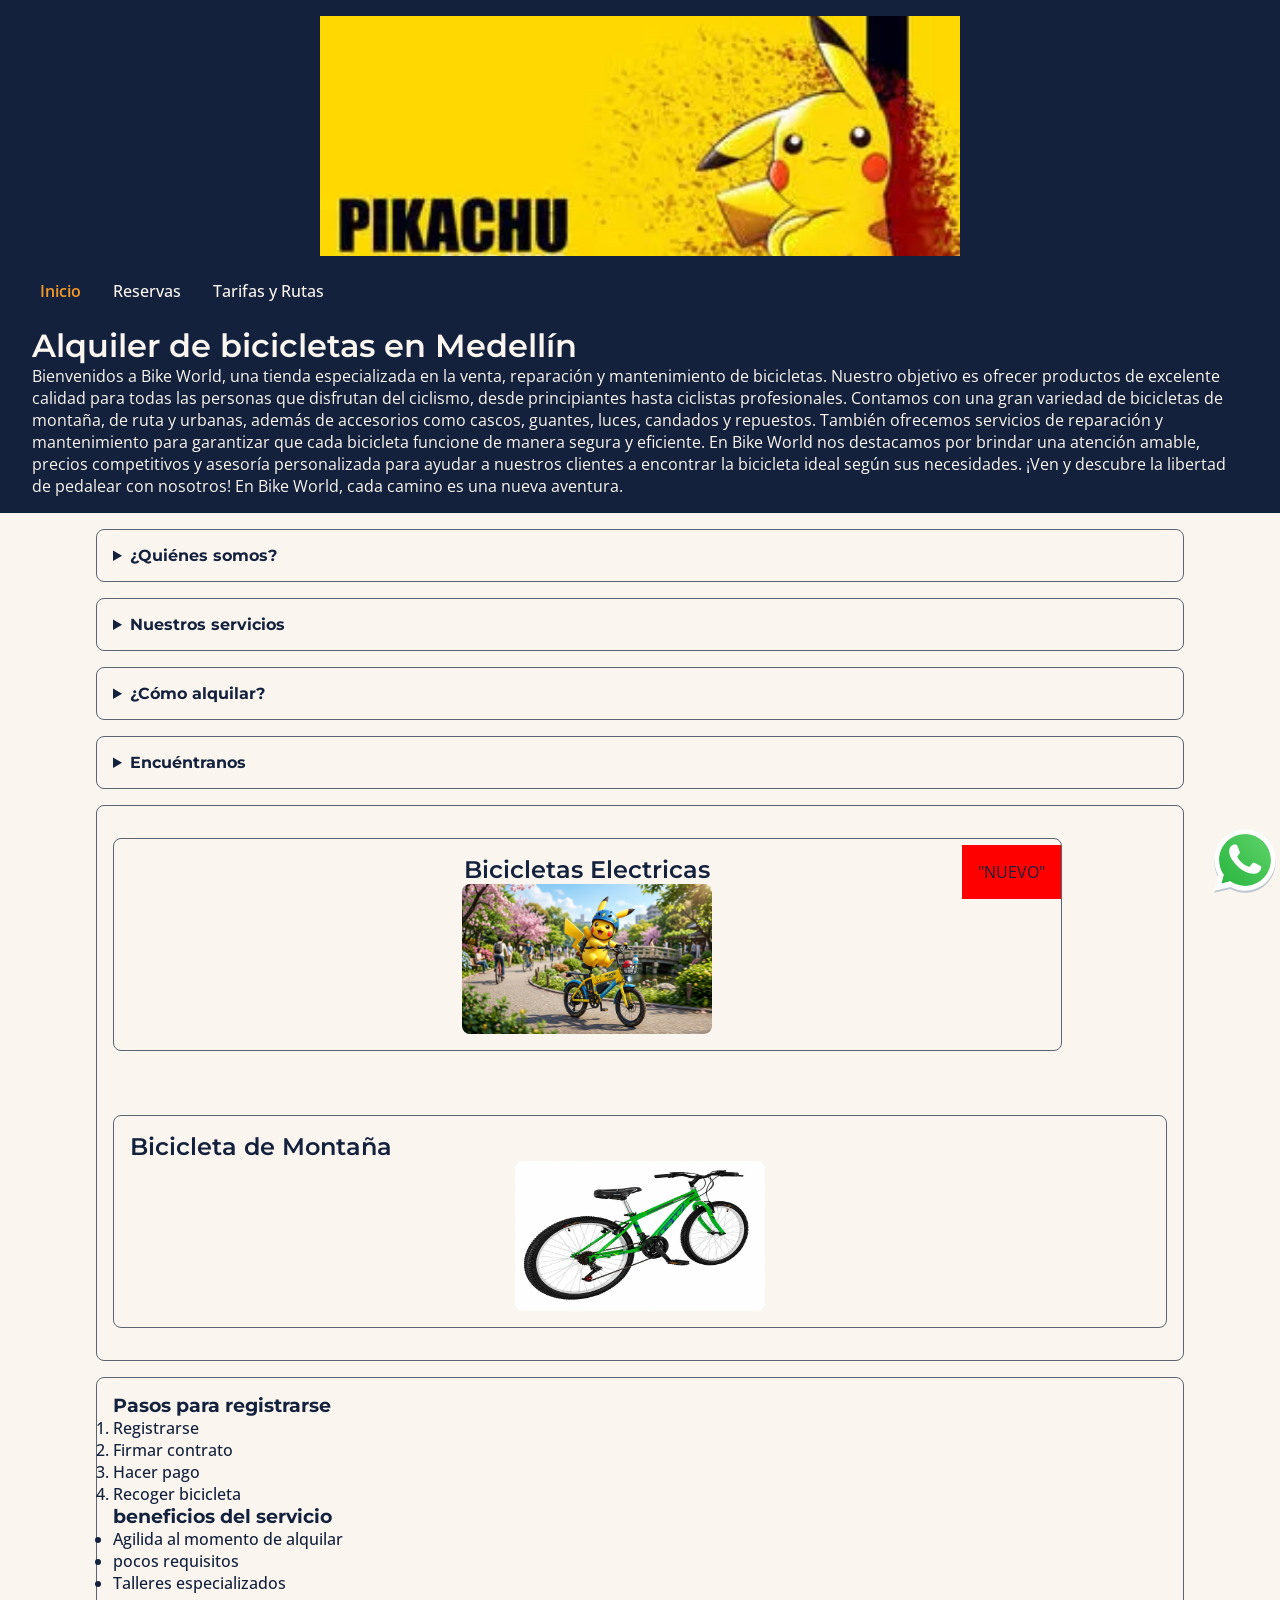
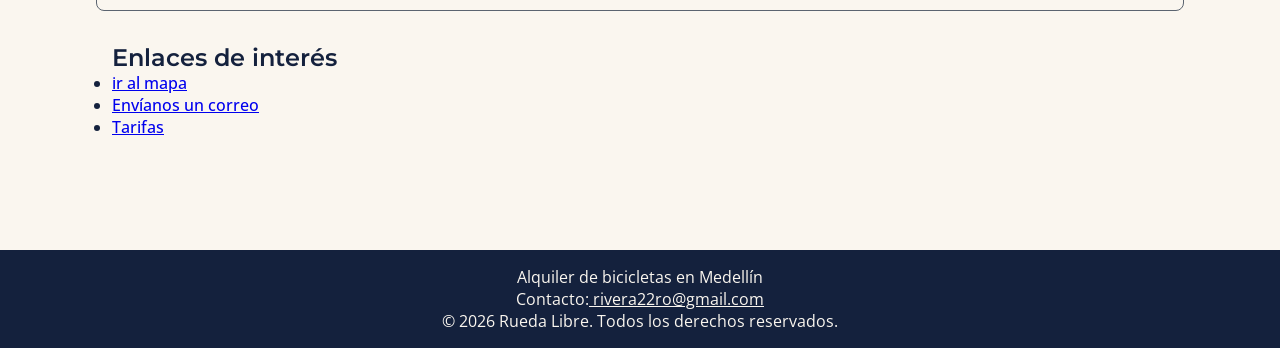
<file: rueda-libre/index.html>
<!DOCTYPE html>
<html lang="en">
<head>
    <meta charset="UTF-8">
    <meta name="viewport" content="width=device-width, initial-scale=1.0">
    <link rel="stylesheet" href="./css/styles.css">

    <link rel="preconnect" href="https://fonts.googleapis.com">
    <link rel="preconnect" href="https://fonts.gstatic.com" crossorigin>
    <link href="https://fonts.googleapis.com/css2?family=Montserrat:ital,wght@0,100..900;1,100..900&display=swap" rel="stylesheet">

    <link rel="preconnect" href="https://fonts.googleapis.com">
    <link rel="preconnect" href="https://fonts.gstatic.com" crossorigin>
    <link href="https://fonts.googleapis.com/css2?family=Montserrat:ital,wght@0,100..900;1,100..900&family=Open+Sans:ital,wght@0,300..800;1,300..800&display=swap" rel="stylesheet">
    <title>Rueda Libre</title>
</head>
    
<body>
    <header>
            <img src="./img/pikachu.webp" alt="pikachu">
            <nav>
                <ul id="menu">
                    <li><a href="./index.html"class="activo" aria-current="page">Inicio </a></li>
                    <li><a href="./paginas/reservas.html">Reservas</a></li>
                    <li><a href="./paginas/tarifas.html">Tarifas y Rutas</a></li>
                </ul>
            </nav>
        <h1>Alquiler de bicicletas en Medellín</h1>
        <p>Bienvenidos a Bike World, una tienda especializada en la venta, reparación y mantenimiento de bicicletas. Nuestro objetivo es ofrecer productos de   excelente calidad para todas las personas que disfrutan del ciclismo, desde principiantes hasta ciclistas profesionales.

            Contamos con una gran variedad de bicicletas de montaña, de ruta y urbanas, además de accesorios como cascos, guantes, luces, candados y repuestos. También ofrecemos servicios de reparación y mantenimiento para garantizar que cada bicicleta funcione de manera segura y eficiente.

            En Bike World nos destacamos por brindar una atención amable, precios competitivos y asesoría personalizada para ayudar a nuestros clientes a encontrar la bicicleta ideal según sus necesidades.

            ¡Ven y descubre la libertad de pedalear con nosotros! En Bike World, cada camino es una nueva aventura. 
        </p>
        
    </header>

    <main>
        
        <section>
        <details>
            <summary>¿Quiénes somos?</summary>
                <h2>"Una trayectoria de <em>compromiso y confianza.</em>"</h2>
                <p>"<strong>un equipo apasionado</strong>  que te hace la vida más fácil."</p>
        </details> 

        <details>
            <summary>Nuestros servicios</summary>
            <h2>"Soluciones integrales <em> a tus necesidades.</em>"</h2>
            <p>"Lo que necesitas,<strong> listo para usar</strong> cuando lo necesites."</p>
        </details>  

        <details>
            <summary>¿Cómo alquilar?</summary>
              <h2>"Un proceso ágil y transparente, <em> a paso.</em>"</h2>
            <p>"Más fácil de lo que crees: <strong> pasos y listo.</strong>"</p>  

        </details>
        <details>
            <summary>Encuéntranos</summary>
            <h2>"Estamos a tu disposición.<em>Contáctanos.</em>"</h2>
            <p>"Pásanos a ver o mándanos un mensaje,<strong> te esperamos.</strong>"</p>
        </details>
        </section>

        <article class="principal">

            <article class="electrica">
                <section >
                    <h2>Bicicletas Electricas</h2>
                    <img src="./img/pikachu2.jpeg" alt="pikachu en bici">
                    
                </section>
                <aside class="nuevo">
                    <p>"NUEVO"</p>
                </aside>
            </article>
            <article class="bicimontaña">

        <section >
            <h2>Bicicleta de Montaña</h2>
            <img src="./img/bicicleta.webp" alt="bicicleta" width="200">
        </section>
            </article>
        
        </article>
        </article>
        <article class="pasos">

                <section>
                    <h3><strong>Pasos para registrarse</strong></h3>
                    <ol>
                        <li> Registrarse</li>
                        <li> Firmar contrato</li>
                        <li> Hacer pago</li>
                        <li> Recoger bicicleta</li> 
                    </ol>
                    <h3><strong>beneficios del servicio </strong></h3>
                    <ul>
                        <li>Agilida al momento de alquilar</li>
                        <li>pocos requisitos</li>
                        <li>Talleres especializados</li>
                    </ul>
                </section>
                </article>
        <aside>
            <h2>Enlaces de interés</h2>
            <ul>
                <li><a href="paginas/mapa.html" target="_blank"> ir al mapa </a></li>
                <li><a href="mailto:correo@ejemplo.com">Envíanos un correo</a></li>   
                <li><a href="/paginas/tarifas.html">Tarifas</a></li>
            </ul>
        </aside>    

    </main>
    <aside>
         <a href="https://wa.me/573001234567" class="whatsapp" target="_blank" rel="noopener noreferrer">
            <img src="./img/whatsapp.svg" alt="WhatsApp">
        </a>
    </aside>

    <footer>
        <p>Alquiler de bicicletas en Medellín</p>
            <p>Contacto:<a href="https://mail.google.com/mail/?view=cm&fs=1&to=tucorreo@gmail.com">
            rivera22ro@gmail.com</a>
            </p>
        <p>&copy; 2026 Rueda Libre. Todos los derechos reservados.</p>
    </footer>

</body>
</html>
</file>
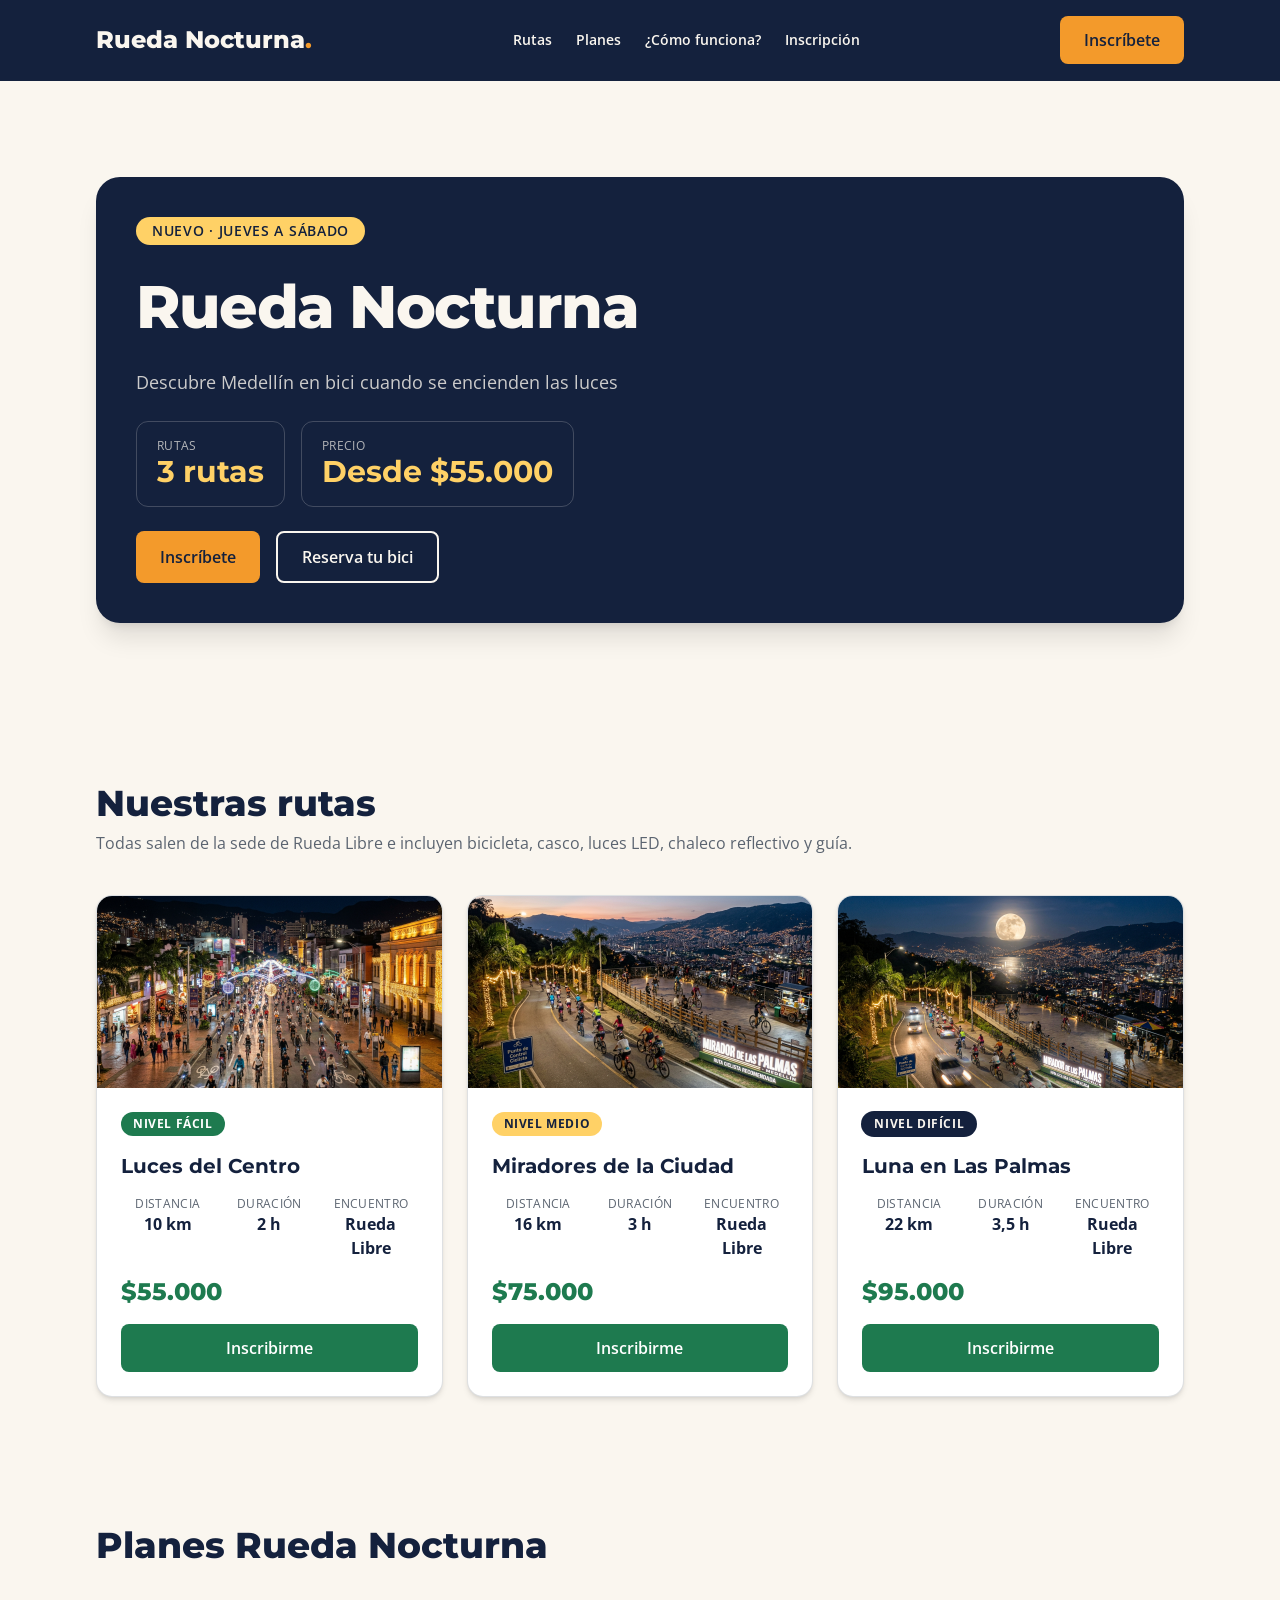
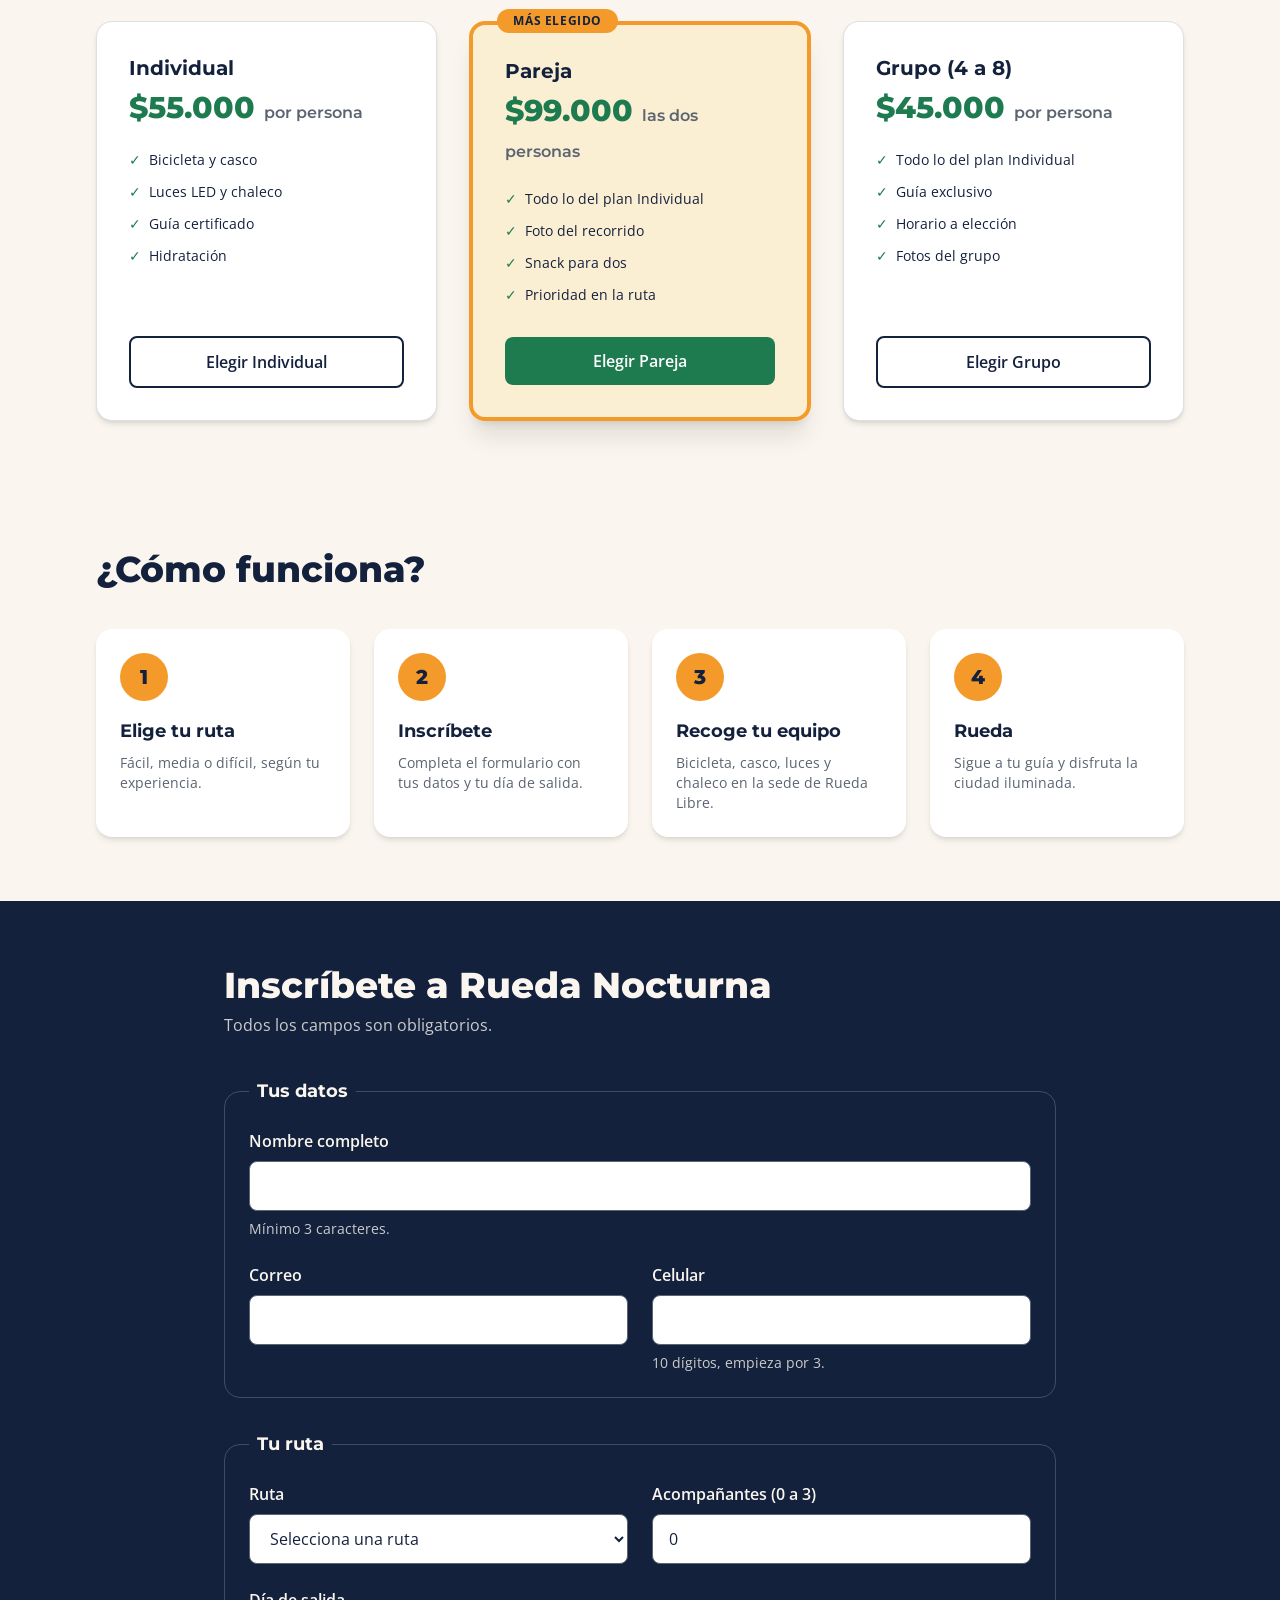
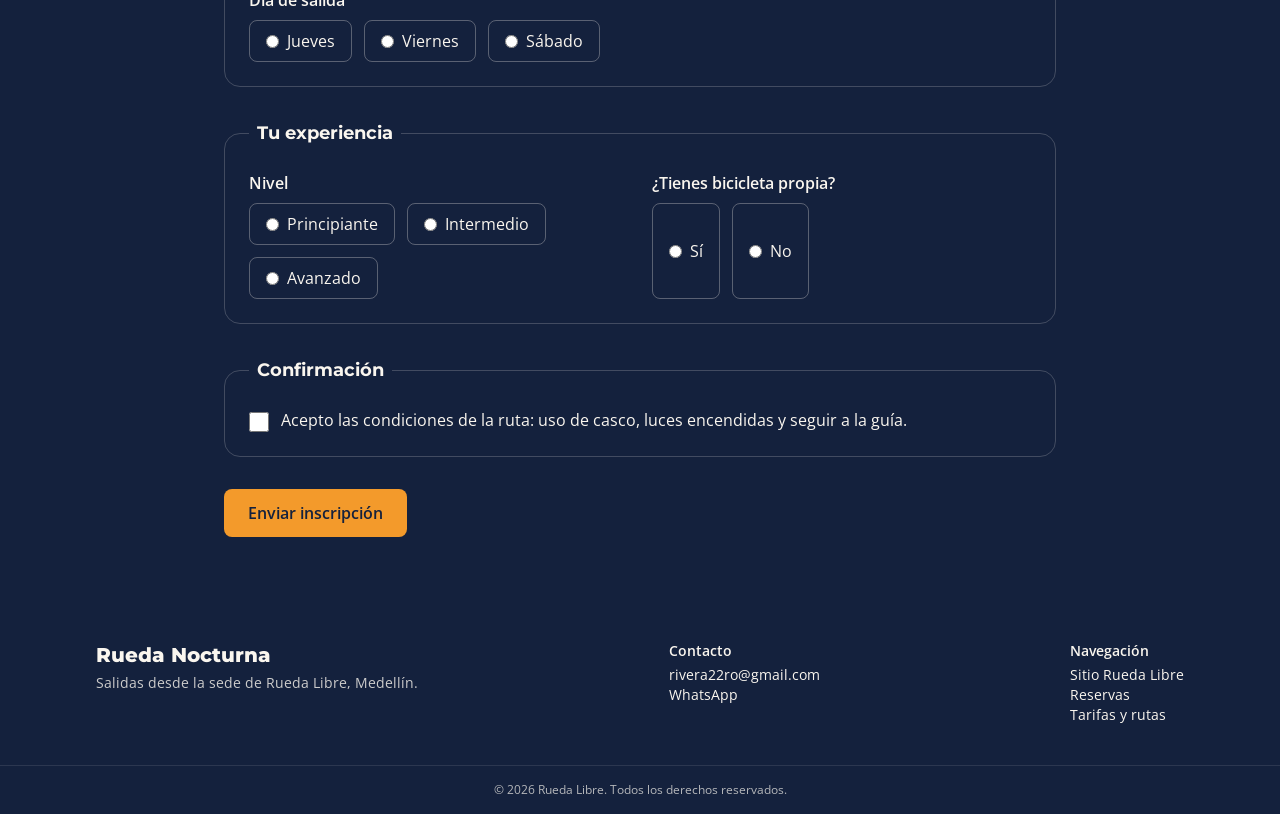
<file: ruta-nocturno/index.html>
<!DOCTYPE html>
<html lang="es">
<head>
  <meta charset="UTF-8">
  <meta name="viewport" content="width=device-width, initial-scale=1.0">
  <meta name="description" content="Rueda Nocturna: rutas en bici por Medellín cuando se encienden las luces.">
  <title>Rueda Nocturna | Rutas en bici por Medellín</title>

  <link rel="preconnect" href="https://fonts.googleapis.com">
  <link rel="preconnect" href="https://fonts.gstatic.com" crossorigin>
  <link href="https://fonts.googleapis.com/css2?family=Montserrat:wght@600;700;800&family=Open+Sans:wght@400;600;700&display=swap" rel="stylesheet">

  <link rel="stylesheet" href="./src/output.css">
</head>
<body class="min-h-screen bg-crema font-texto text-noche antialiased dark:bg-noche dark:text-crema">

  <!-- ENCABEZADO -->
  <header class="border-b border-noche/10 bg-noche text-crema">
    <div class="mx-auto flex max-w-6xl flex-col gap-4 px-4 py-4 sm:px-6 md:flex-row md:items-center md:justify-between lg:px-8">
      <a href="../rueda-libre/index.html" class="font-titulos text-2xl font-extrabold">
        Rueda Nocturna<span class="text-pedal">.</span>
      </a>

      <nav aria-label="Secciones">
        <ul class="hidden gap-6 text-sm font-semibold md:flex">
          <li><a href="#rutas" class="transition hover:text-farol">Rutas</a></li>
          <li><a href="#planes" class="transition hover:text-farol">Planes</a></li>
          <li><a href="#como-funciona" class="transition hover:text-farol">¿Cómo funciona?</a></li>
          <li><a href="#inscripcion" class="transition hover:text-farol">Inscripción</a></li>
        </ul>
      </nav>

      <a href="#inscripcion" class="btn-secundario w-fit">Inscríbete</a>
    </div>
  </header>

  <main>

    <!-- SECCIÓN PRINCIPAL -->
    <section id="inicio" class="mx-auto max-w-6xl px-4 py-16 sm:px-6 md:py-24 lg:px-8">
      <div class="space-y-6 rounded-3xl bg-noche p-6 text-crema shadow-xl sm:p-10 dark:border dark:border-farol/30">
        <p class="inline-block rounded-full bg-farol px-4 py-1 text-sm font-semibold uppercase tracking-wider text-noche">
          Nuevo · Jueves a sábado
        </p>

        <h1 class="font-titulos text-4xl font-extrabold leading-tight tracking-tight sm:text-5xl lg:text-6xl">
          Rueda Nocturna
        </h1>

        <p class="max-w-xl text-lg leading-relaxed text-crema/80">
          Descubre Medellín en bici cuando se encienden las luces
        </p>

        <dl class="flex flex-wrap gap-4">
          <div class="rounded-xl border border-crema/20 px-5 py-4">
            <dt class="text-xs uppercase tracking-wide text-crema/70">Rutas</dt>
            <dd class="font-titulos text-3xl font-bold text-farol">3 rutas</dd>
          </div>
          <div class="rounded-xl border border-crema/20 px-5 py-4">
            <dt class="text-xs uppercase tracking-wide text-crema/70">Precio</dt>
            <dd class="font-titulos text-3xl font-bold text-farol">Desde $55.000</dd>
          </div>
        </dl>

        <div class="flex flex-wrap gap-4">
          <a href="#inscripcion" class="btn-secundario">Inscríbete</a>
          <a href="../rueda-libre/paginas/reservas.html"
             class="btn-contorno border-crema text-crema hover:bg-crema hover:text-noche">
            Reserva tu bici
          </a>
        </div>
      </div>
    </section>

    <!-- RUTAS -->
    <section id="rutas" class="mx-auto max-w-6xl px-4 py-16 sm:px-6 lg:px-8">
      <h2 class="font-titulos text-3xl font-extrabold md:text-4xl">Nuestras rutas</h2>
      <p class="mt-2 text-asfalto dark:text-crema/80">Todas salen de la sede de Rueda Libre e incluyen bicicleta, casco, luces LED, chaleco reflectivo y guía.</p>

      <div class="mt-10 grid grid-cols-1 gap-6 sm:grid-cols-2 lg:grid-cols-3">

        <!-- Card 1 -->
        <article class="flex h-full flex-col overflow-hidden rounded-2xl border border-asfalto/20 bg-white shadow-md transition hover:border-ruta hover:shadow-2xl dark:border-crema/15 dark:bg-noche/60 dark:hover:border-farol">
          <img src="./img/centro.jpeg" alt="Ruta Luces del Centro de noche" class="h-48 w-full object-cover">
          <div class="flex flex-1 flex-col gap-4 p-6">
            <span class="w-fit rounded-full bg-ruta px-3 py-1 text-xs font-bold uppercase tracking-wider text-white">Nivel fácil</span>
            <h3 class="font-titulos text-xl font-bold">Luces del Centro</h3>
            <dl class="grid grid-cols-3 gap-2 text-center">
              <div>
                <dt class="text-xs uppercase tracking-wide text-asfalto dark:text-crema/70">Distancia</dt>
                <dd class="font-bold">10 km</dd>
              </div>
              <div>
                <dt class="text-xs uppercase tracking-wide text-asfalto dark:text-crema/70">Duración</dt>
                <dd class="font-bold">2 h</dd>
              </div>
              <div>
                <dt class="text-xs uppercase tracking-wide text-asfalto dark:text-crema/70">Encuentro</dt>
                <dd class="font-bold">Rueda Libre</dd>
              </div>
            </dl>
            <p class="mt-auto font-titulos text-2xl font-extrabold text-ruta dark:text-farol">$55.000</p>
            <a href="#inscripcion" class="btn-principal">Inscribirme</a>
          </div>
        </article>

        <!-- Card 2 -->
        <article class="flex h-full flex-col overflow-hidden rounded-2xl border border-asfalto/20 bg-white shadow-md transition hover:border-ruta hover:shadow-2xl dark:border-crema/15 dark:bg-noche/60 dark:hover:border-farol">
          <img src="./img/miradores.jpeg" alt="Ruta Miradores de la Ciudad" class="h-48 w-full object-cover">
          <div class="flex flex-1 flex-col gap-4 p-6">
            <span class="w-fit rounded-full bg-farol px-3 py-1 text-xs font-bold uppercase tracking-wider text-noche">Nivel medio</span>
            <h3 class="font-titulos text-xl font-bold">Miradores de la Ciudad</h3>
            <dl class="grid grid-cols-3 gap-2 text-center">
              <div>
                <dt class="text-xs uppercase tracking-wide text-asfalto dark:text-crema/70">Distancia</dt>
                <dd class="font-bold">16 km</dd>
              </div>
              <div>
                <dt class="text-xs uppercase tracking-wide text-asfalto dark:text-crema/70">Duración</dt>
                <dd class="font-bold">3 h</dd>
              </div>
              <div>
                <dt class="text-xs uppercase tracking-wide text-asfalto dark:text-crema/70">Encuentro</dt>
                <dd class="font-bold">Rueda Libre</dd>
              </div>
            </dl>
            <p class="mt-auto font-titulos text-2xl font-extrabold text-ruta dark:text-farol">$75.000</p>
            <a href="#inscripcion" class="btn-principal">Inscribirme</a>
          </div>
        </article>

        <!-- Card 3 -->
        <article class="flex h-full flex-col overflow-hidden rounded-2xl border border-asfalto/20 bg-white shadow-md transition hover:border-ruta hover:shadow-2xl dark:border-crema/15 dark:bg-noche/60 dark:hover:border-farol">
          <img src="./img/palmas.jpeg" alt="Ruta Luna en Las Palmas" class="h-48 w-full object-cover">
          <div class="flex flex-1 flex-col gap-4 p-6">
            <span class="w-fit rounded-full bg-noche px-3 py-1 text-xs font-bold uppercase tracking-wider text-crema ring-1 ring-noche dark:bg-crema dark:text-noche dark:ring-crema">Nivel difícil</span>
            <h3 class="font-titulos text-xl font-bold">Luna en Las Palmas</h3>
            <dl class="grid grid-cols-3 gap-2 text-center">
              <div>
                <dt class="text-xs uppercase tracking-wide text-asfalto dark:text-crema/70">Distancia</dt>
                <dd class="font-bold">22 km</dd>
              </div>
              <div>
                <dt class="text-xs uppercase tracking-wide text-asfalto dark:text-crema/70">Duración</dt>
                <dd class="font-bold">3,5 h</dd>
              </div>
              <div>
                <dt class="text-xs uppercase tracking-wide text-asfalto dark:text-crema/70">Encuentro</dt>
                <dd class="font-bold">Rueda Libre</dd>
              </div>
            </dl>
            <p class="mt-auto font-titulos text-2xl font-extrabold text-ruta dark:text-farol">$95.000</p>
            <a href="#inscripcion" class="btn-principal">Inscribirme</a>
          </div>
        </article>

      </div>
    </section>

    <!-- PLANES (MiniReto 11) -->
    <section id="planes" class="mx-auto max-w-6xl px-4 py-16 sm:px-6 lg:px-8">
      <h2 class="font-titulos text-3xl font-extrabold md:text-4xl">Planes Rueda Nocturna</h2>

      <div class="mt-10 grid grid-cols-1 gap-8 pt-4 lg:grid-cols-3">

        <article class="flex flex-col rounded-2xl border border-asfalto/20 bg-white p-8 shadow-md dark:border-crema/15 dark:bg-noche/60">
          <h3 class="font-titulos text-xl font-bold">Individual</h3>
          <p class="mt-2 font-titulos text-3xl font-extrabold text-ruta dark:text-farol">$55.000 <span class="text-base font-semibold text-asfalto dark:text-crema/70">por persona</span></p>
          <ul class="mt-6 flex flex-1 flex-col gap-3 text-sm">
            <li class="flex items-start gap-2"><span aria-hidden="true" class="text-ruta dark:text-farol">✓</span> Bicicleta y casco</li>
            <li class="flex items-start gap-2"><span aria-hidden="true" class="text-ruta dark:text-farol">✓</span> Luces LED y chaleco</li>
            <li class="flex items-start gap-2"><span aria-hidden="true" class="text-ruta dark:text-farol">✓</span> Guía certificado</li>
            <li class="flex items-start gap-2"><span aria-hidden="true" class="text-ruta dark:text-farol">✓</span> Hidratación</li>
          </ul>
          <a href="#inscripcion" class="btn-contorno mt-8">Elegir Individual</a>
        </article>

        <article class="relative flex flex-col rounded-2xl border-4 border-pedal bg-farol/20 p-8 shadow-xl dark:bg-farol/10">
          <span class="absolute -top-4 left-6 rounded-full bg-pedal px-4 py-1 text-xs font-bold uppercase tracking-wider text-noche">Más elegido</span>
          <h3 class="font-titulos text-xl font-bold">Pareja</h3>
          <p class="mt-2 font-titulos text-3xl font-extrabold text-ruta dark:text-farol">$99.000 <span class="text-base font-semibold text-asfalto dark:text-crema/70">las dos personas</span></p>
          <ul class="mt-6 flex flex-1 flex-col gap-3 text-sm">
            <li class="flex items-start gap-2"><span aria-hidden="true" class="text-ruta dark:text-farol">✓</span> Todo lo del plan Individual</li>
            <li class="flex items-start gap-2"><span aria-hidden="true" class="text-ruta dark:text-farol">✓</span> Foto del recorrido</li>
            <li class="flex items-start gap-2"><span aria-hidden="true" class="text-ruta dark:text-farol">✓</span> Snack para dos</li>
            <li class="flex items-start gap-2"><span aria-hidden="true" class="text-ruta dark:text-farol">✓</span> Prioridad en la ruta</li>
          </ul>
          <a href="#inscripcion" class="btn-principal mt-8">Elegir Pareja</a>
        </article>

        <article class="flex flex-col rounded-2xl border border-asfalto/20 bg-white p-8 shadow-md dark:border-crema/15 dark:bg-noche/60">
          <h3 class="font-titulos text-xl font-bold">Grupo (4 a 8)</h3>
          <p class="mt-2 font-titulos text-3xl font-extrabold text-ruta dark:text-farol">$45.000 <span class="text-base font-semibold text-asfalto dark:text-crema/70">por persona</span></p>
          <ul class="mt-6 flex flex-1 flex-col gap-3 text-sm">
            <li class="flex items-start gap-2"><span aria-hidden="true" class="text-ruta dark:text-farol">✓</span> Todo lo del plan Individual</li>
            <li class="flex items-start gap-2"><span aria-hidden="true" class="text-ruta dark:text-farol">✓</span> Guía exclusivo</li>
            <li class="flex items-start gap-2"><span aria-hidden="true" class="text-ruta dark:text-farol">✓</span> Horario a elección</li>
            <li class="flex items-start gap-2"><span aria-hidden="true" class="text-ruta dark:text-farol">✓</span> Fotos del grupo</li>
          </ul>
          <a href="#inscripcion" class="btn-contorno mt-8">Elegir Grupo</a>
        </article>

      </div>
    </section>

    <!-- CÓMO FUNCIONA -->
    <section id="como-funciona" class="mx-auto max-w-6xl px-4 py-16 sm:px-6 lg:px-8">
      <h2 class="font-titulos text-3xl font-extrabold md:text-4xl">¿Cómo funciona?</h2>

      <ol class="mt-10 grid grid-cols-1 gap-6 sm:grid-cols-2 lg:grid-cols-4">
        <li class="rounded-2xl bg-white p-6 shadow-md dark:bg-noche/60">
          <span class="flex size-12 items-center justify-center rounded-full bg-pedal font-titulos text-xl font-extrabold text-noche">1</span>
          <h3 class="mt-4 font-titulos text-lg font-bold">Elige tu ruta</h3>
          <p class="mt-2 text-sm text-asfalto dark:text-crema/80">Fácil, media o difícil, según tu experiencia.</p>
        </li>
        <li class="rounded-2xl bg-white p-6 shadow-md dark:bg-noche/60">
          <span class="flex size-12 items-center justify-center rounded-full bg-pedal font-titulos text-xl font-extrabold text-noche">2</span>
          <h3 class="mt-4 font-titulos text-lg font-bold">Inscríbete</h3>
          <p class="mt-2 text-sm text-asfalto dark:text-crema/80">Completa el formulario con tus datos y tu día de salida.</p>
        </li>
        <li class="rounded-2xl bg-white p-6 shadow-md dark:bg-noche/60">
          <span class="flex size-12 items-center justify-center rounded-full bg-pedal font-titulos text-xl font-extrabold text-noche">3</span>
          <h3 class="mt-4 font-titulos text-lg font-bold">Recoge tu equipo</h3>
          <p class="mt-2 text-sm text-asfalto dark:text-crema/80">Bicicleta, casco, luces y chaleco en la sede de Rueda Libre.</p>
        </li>
        <li class="rounded-2xl bg-white p-6 shadow-md dark:bg-noche/60">
          <span class="flex size-12 items-center justify-center rounded-full bg-pedal font-titulos text-xl font-extrabold text-noche">4</span>
          <h3 class="mt-4 font-titulos text-lg font-bold">Rueda</h3>
          <p class="mt-2 text-sm text-asfalto dark:text-crema/80">Sigue a tu guía y disfruta la ciudad iluminada.</p>
        </li>
      </ol>
    </section>

    <!-- INSCRIPCIÓN (MiniReto 9) -->
    <section id="inscripcion" class="bg-noche py-16 text-crema">
      <div class="mx-auto max-w-4xl px-4 sm:px-6 lg:px-8">
        <h2 class="font-titulos text-3xl font-extrabold md:text-4xl">Inscríbete a Rueda Nocturna</h2>
        <p class="mt-2 text-crema/80">Todos los campos son obligatorios.</p>

        <form action="#" method="post" class="mt-10 space-y-8">

          <fieldset class="grid gap-6 rounded-2xl border border-crema/20 p-6 md:grid-cols-2">
            <legend class="px-2 font-titulos text-lg font-bold">Tus datos</legend>

            <div class="flex flex-col gap-2 md:col-span-2">
              <label for="nombre" class="font-semibold">Nombre completo</label>
              <input id="nombre" name="nombre" type="text" required minlength="3" autocomplete="name"
                     aria-describedby="ayuda-nombre"
                     class="rounded-lg border border-asfalto bg-white px-4 py-3 text-noche focus:outline-none focus:ring-4 focus:ring-farol">
              <p id="ayuda-nombre" class="text-sm text-crema/80">Mínimo 3 caracteres.</p>
            </div>

            <div class="flex flex-col gap-2">
              <label for="correo" class="font-semibold">Correo</label>
              <input id="correo" name="correo" type="email" required autocomplete="email"
                     class="rounded-lg border border-asfalto bg-white px-4 py-3 text-noche focus:outline-none focus:ring-4 focus:ring-farol">
            </div>

            <div class="flex flex-col gap-2">
              <label for="celular" class="font-semibold">Celular</label>
              <input id="celular" name="celular" type="tel" required autocomplete="tel"
                     pattern="3[0-9]{9}" title="Debe tener 10 dígitos y empezar por 3"
                     aria-describedby="ayuda-celular"
                     class="rounded-lg border border-asfalto bg-white px-4 py-3 text-noche focus:outline-none focus:ring-4 focus:ring-farol">
              <p id="ayuda-celular" class="text-sm text-crema/80">10 dígitos, empieza por 3.</p>
            </div>
          </fieldset>

          <fieldset class="grid gap-6 rounded-2xl border border-crema/20 p-6 md:grid-cols-2">
            <legend class="px-2 font-titulos text-lg font-bold">Tu ruta</legend>

            <div class="flex flex-col gap-2">
              <label for="ruta" class="font-semibold">Ruta</label>
              <select id="ruta" name="ruta" required
                      class="rounded-lg border border-asfalto bg-white px-4 py-3 text-noche focus:outline-none focus:ring-4 focus:ring-farol">
                <option value="">Selecciona una ruta</option>
                <option value="centro">Luces del Centro ($55.000)</option>
                <option value="miradores">Miradores de la Ciudad ($75.000)</option>
                <option value="palmas">Luna en Las Palmas ($95.000)</option>
              </select>
            </div>

            <div class="flex flex-col gap-2">
              <label for="acompanantes" class="font-semibold">Acompañantes (0 a 3)</label>
              <input id="acompanantes" name="acompanantes" type="number" required min="0" max="3" step="1" value="0"
                     class="rounded-lg border border-asfalto bg-white px-4 py-3 text-noche focus:outline-none focus:ring-4 focus:ring-farol">
            </div>

            <fieldset class="flex flex-wrap gap-3 md:col-span-2">
              <legend class="mb-2 font-semibold">Día de salida</legend>
              <label class="flex items-center gap-2 rounded-lg border border-crema/30 px-4 py-2 has-checked:border-farol has-checked:bg-farol has-checked:text-noche focus-within:ring-4 focus-within:ring-farol">
                <input type="radio" name="dia" value="jueves" required class="accent-pedal"> Jueves
              </label>
              <label class="flex items-center gap-2 rounded-lg border border-crema/30 px-4 py-2 has-checked:border-farol has-checked:bg-farol has-checked:text-noche focus-within:ring-4 focus-within:ring-farol">
                <input type="radio" name="dia" value="viernes" required class="accent-pedal"> Viernes
              </label>
              <label class="flex items-center gap-2 rounded-lg border border-crema/30 px-4 py-2 has-checked:border-farol has-checked:bg-farol has-checked:text-noche focus-within:ring-4 focus-within:ring-farol">
                <input type="radio" name="dia" value="sabado" required class="accent-pedal"> Sábado
              </label>
            </fieldset>
          </fieldset>

          <fieldset class="grid gap-6 rounded-2xl border border-crema/20 p-6 md:grid-cols-2">
            <legend class="px-2 font-titulos text-lg font-bold">Tu experiencia</legend>

            <fieldset class="flex flex-wrap gap-3">
              <legend class="mb-2 font-semibold">Nivel</legend>
              <label class="flex items-center gap-2 rounded-lg border border-crema/30 px-4 py-2 has-checked:border-farol has-checked:bg-farol has-checked:text-noche focus-within:ring-4 focus-within:ring-farol">
                <input type="radio" name="nivel" value="principiante" required class="accent-pedal"> Principiante
              </label>
              <label class="flex items-center gap-2 rounded-lg border border-crema/30 px-4 py-2 has-checked:border-farol has-checked:bg-farol has-checked:text-noche focus-within:ring-4 focus-within:ring-farol">
                <input type="radio" name="nivel" value="intermedio" required class="accent-pedal"> Intermedio
              </label>
              <label class="flex items-center gap-2 rounded-lg border border-crema/30 px-4 py-2 has-checked:border-farol has-checked:bg-farol has-checked:text-noche focus-within:ring-4 focus-within:ring-farol">
                <input type="radio" name="nivel" value="avanzado" required class="accent-pedal"> Avanzado
              </label>
            </fieldset>

            <fieldset class="flex flex-wrap gap-3">
              <legend class="mb-2 font-semibold">¿Tienes bicicleta propia?</legend>
              <label class="flex items-center gap-2 rounded-lg border border-crema/30 px-4 py-2 has-checked:border-farol has-checked:bg-farol has-checked:text-noche focus-within:ring-4 focus-within:ring-farol">
                <input type="radio" name="bici_propia" value="si" required class="accent-pedal"> Sí
              </label>
              <label class="flex items-center gap-2 rounded-lg border border-crema/30 px-4 py-2 has-checked:border-farol has-checked:bg-farol has-checked:text-noche focus-within:ring-4 focus-within:ring-farol">
                <input type="radio" name="bici_propia" value="no" required class="accent-pedal"> No
              </label>
            </fieldset>
          </fieldset>

          <fieldset class="rounded-2xl border border-crema/20 p-6">
            <legend class="px-2 font-titulos text-lg font-bold">Confirmación</legend>
            <label class="flex items-start gap-3">
              <input type="checkbox" name="condiciones" required class="mt-1 size-5 accent-pedal focus:ring-4 focus:ring-farol">
              <span>Acepto las condiciones de la ruta: uso de casco, luces encendidas y seguir a la guía.</span>
            </label>
          </fieldset>

          <button type="submit" class="btn-secundario">Enviar inscripción</button>
        </form>
      </div>
    </section>

  </main>

  <!-- PIE DE PÁGINA (3 bloques con flex) -->
  <footer id="contacto" class="bg-noche text-crema">
    <div class="mx-auto flex max-w-6xl flex-col gap-8 px-4 py-10 sm:px-6 md:flex-row md:justify-between lg:px-8">
      <div>
        <p class="font-titulos text-xl font-extrabold">Rueda Nocturna</p>
        <p class="mt-1 text-sm text-crema/80">Salidas desde la sede de Rueda Libre, Medellín.</p>
      </div>
      <div class="text-sm">
        <p class="font-semibold">Contacto</p>
        <a href="mailto:rivera22ro@gmail.com" class="mt-1 block hover:text-farol">rivera22ro@gmail.com</a>
        <a href="https://wa.me/573001234567" target="_blank" rel="noopener noreferrer" class="block hover:text-farol">WhatsApp</a>
      </div>
      <div class="text-sm">
        <p class="font-semibold">Navegación</p>
        <a href="../rueda-libre/index.html" class="mt-1 block hover:text-farol">Sitio Rueda Libre</a>
        <a href="../rueda-libre/paginas/reservas.html" class="block hover:text-farol">Reservas</a>
        <a href="../rueda-libre/paginas/tarifas.html" class="block hover:text-farol">Tarifas y rutas</a>
      </div>
    </div>
    <p class="border-t border-crema/10 py-4 text-center text-xs text-crema/70">© 2026 Rueda Libre. Todos los derechos reservados.</p>
  </footer>

</body>
</html>
</file>
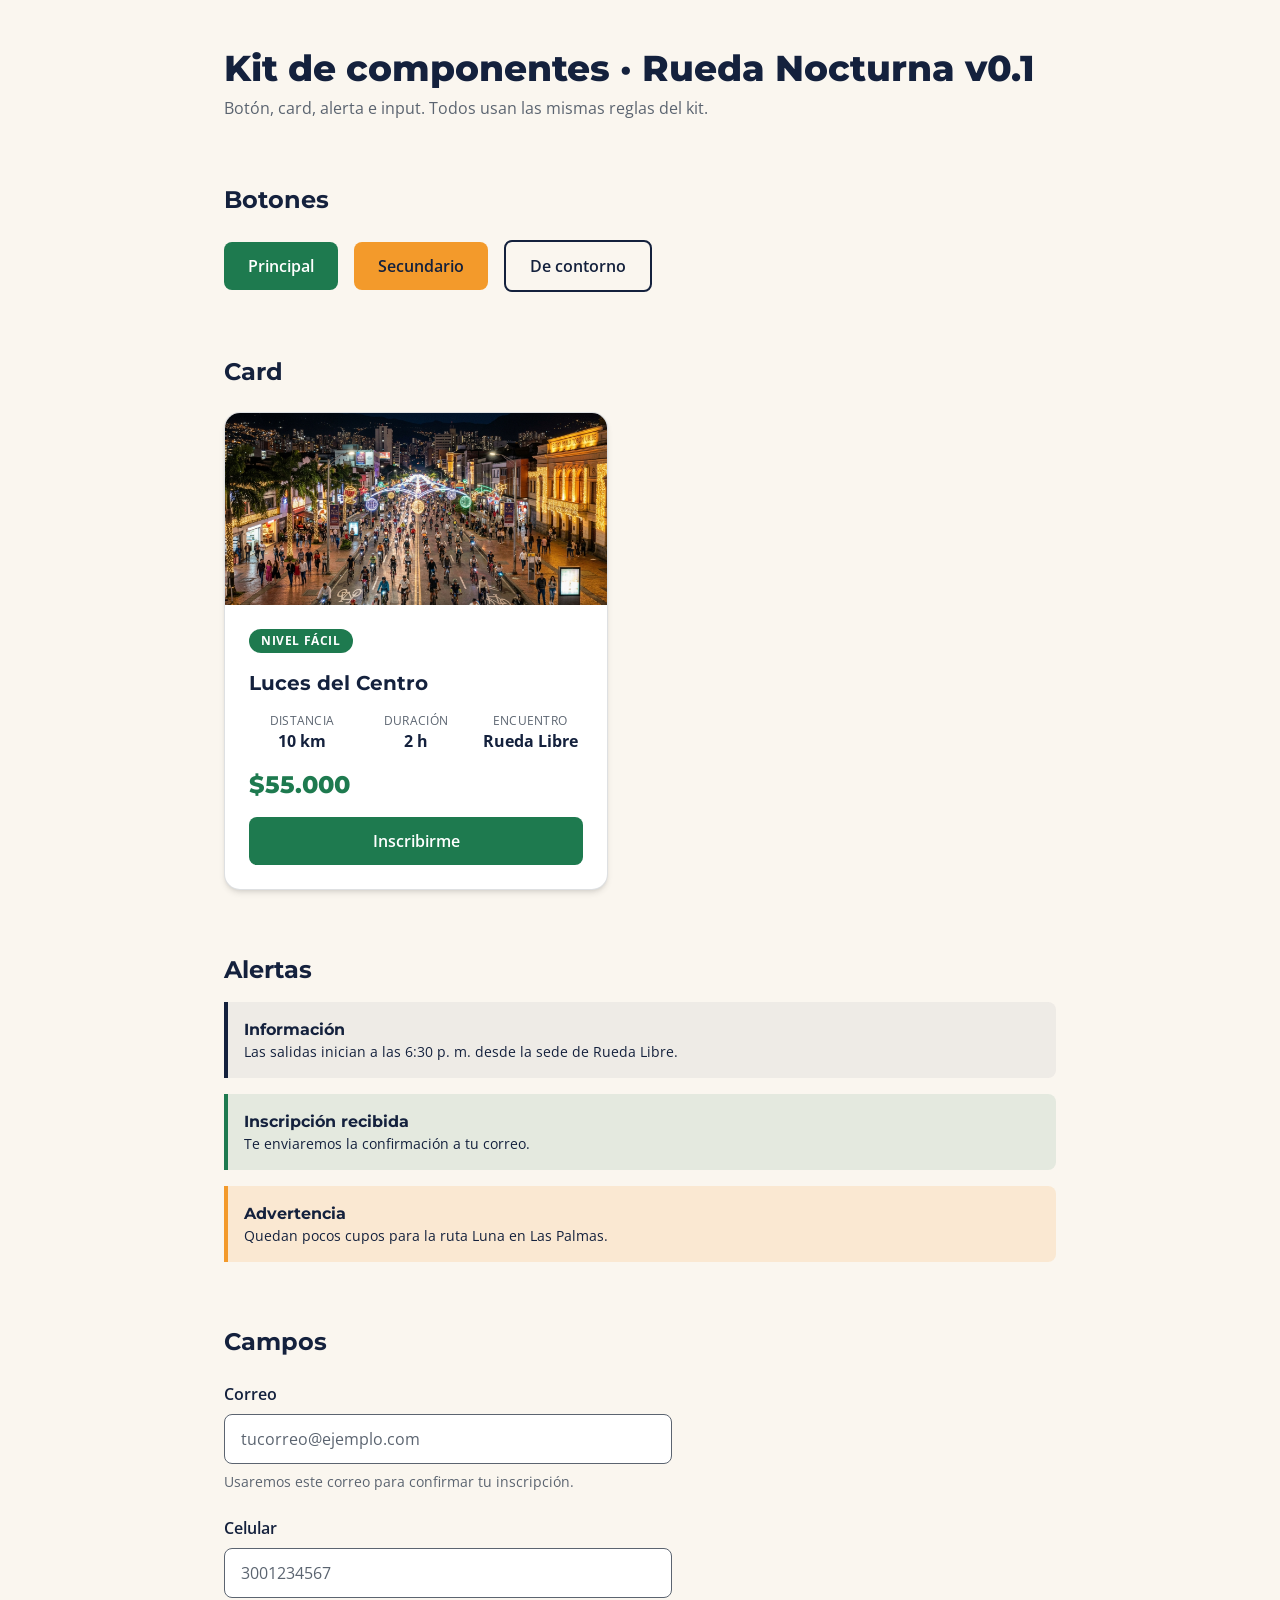
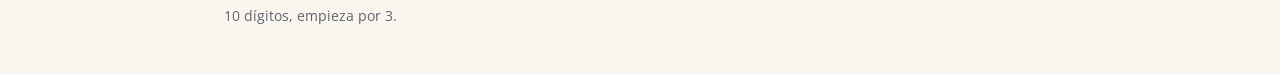
<file: ruta-nocturno/componentes.html>
<!DOCTYPE html>
<html lang="es">
<head>
  <meta charset="UTF-8">
  <meta name="viewport" content="width=device-width, initial-scale=1.0">
  <title>Componentes | Rueda Nocturna</title>

  <link rel="preconnect" href="https://fonts.googleapis.com">
  <link rel="preconnect" href="https://fonts.gstatic.com" crossorigin>
  <link href="https://fonts.googleapis.com/css2?family=Montserrat:wght@600;700;800&family=Open+Sans:wght@400;600;700&display=swap" rel="stylesheet">

  <link rel="stylesheet" href="./src/output.css">
</head>
<body class="min-h-screen bg-crema font-texto text-noche antialiased dark:bg-noche dark:text-crema">
  <main class="mx-auto max-w-4xl space-y-16 px-4 py-12 sm:px-6 lg:px-8">

    <header class="space-y-2">
      <h1 class="font-titulos text-4xl font-extrabold">Kit de componentes · Rueda Nocturna v0.1</h1>
      <p class="text-asfalto dark:text-crema/80">Botón, card, alerta e input. Todos usan las mismas reglas del kit.</p>
    </header>

    <!-- BOTONES -->
    <section aria-labelledby="t-botones" class="space-y-6">
      <h2 id="t-botones" class="font-titulos text-2xl font-bold">Botones</h2>
      <div class="flex flex-wrap items-center gap-4">
        <button type="button" class="btn-principal">Principal</button>
        <button type="button" class="btn-secundario">Secundario</button>
        <button type="button" class="btn-contorno">De contorno</button>
      </div>
    </section>

    <!-- CARD -->
    <section aria-labelledby="t-card" class="space-y-6">
      <h2 id="t-card" class="font-titulos text-2xl font-bold">Card</h2>
      <article class="flex max-w-sm flex-col overflow-hidden rounded-2xl border border-asfalto/20 bg-white shadow-md transition hover:border-ruta hover:shadow-2xl dark:border-crema/15 dark:bg-noche/60 dark:hover:border-farol">
        <img src="./img/centro.jpeg" alt="Ruta Luces del Centro de noche" class="h-48 w-full object-cover">
        <div class="flex flex-1 flex-col gap-4 p-6">
          <span class="w-fit rounded-full bg-ruta px-3 py-1 text-xs font-bold uppercase tracking-wider text-white">Nivel fácil</span>
          <h3 class="font-titulos text-xl font-bold">Luces del Centro</h3>
          <dl class="grid grid-cols-3 gap-2 text-center">
            <div><dt class="text-xs uppercase tracking-wide text-asfalto dark:text-crema/70">Distancia</dt><dd class="font-bold">10 km</dd></div>
            <div><dt class="text-xs uppercase tracking-wide text-asfalto dark:text-crema/70">Duración</dt><dd class="font-bold">2 h</dd></div>
            <div><dt class="text-xs uppercase tracking-wide text-asfalto dark:text-crema/70">Encuentro</dt><dd class="font-bold">Rueda Libre</dd></div>
          </dl>
          <p class="mt-auto font-titulos text-2xl font-extrabold text-ruta dark:text-farol">$55.000</p>
          <button type="button" class="btn-principal">Inscribirme</button>
        </div>
      </article>
    </section>

    <!-- ALERTAS -->
    <section aria-labelledby="t-alertas" class="space-y-4">
      <h2 id="t-alertas" class="font-titulos text-2xl font-bold">Alertas</h2>

      <div class="rounded-r-lg border-l-4 border-noche bg-noche/5 p-4 dark:border-crema dark:bg-crema/5">
        <p class="font-titulos font-bold">Información</p>
        <p class="text-sm">Las salidas inician a las 6:30 p. m. desde la sede de Rueda Libre.</p>
      </div>

      <div role="status" class="rounded-r-lg border-l-4 border-ruta bg-ruta/10 p-4 dark:bg-ruta/25">
        <p class="font-titulos font-bold"><span class="sr-only">Aviso de éxito: </span>Inscripción recibida</p>
        <p class="text-sm">Te enviaremos la confirmación a tu correo.</p>
      </div>

      <div role="alert" class="rounded-r-lg border-l-4 border-pedal bg-pedal/15 p-4">
        <p class="font-titulos font-bold">Advertencia</p>
        <p class="text-sm">Quedan pocos cupos para la ruta Luna en Las Palmas.</p>
      </div>
    </section>

    <!-- INPUTS -->
    <section aria-labelledby="t-inputs" class="space-y-6">
      <h2 id="t-inputs" class="font-titulos text-2xl font-bold">Campos</h2>

      <div class="flex flex-col gap-2">
        <label for="kit-correo" class="font-semibold">Correo</label>
        <input id="kit-correo" type="email" placeholder="tucorreo@ejemplo.com" aria-describedby="kit-correo-ayuda"
               class="max-w-md rounded-lg border border-asfalto bg-white px-4 py-3 text-noche placeholder:text-asfalto focus:outline-none focus:ring-4 focus:ring-farol">
        <p id="kit-correo-ayuda" class="text-sm text-asfalto dark:text-crema/80">Usaremos este correo para confirmar tu inscripción.</p>
      </div>

      <div class="flex flex-col gap-2">
        <label for="kit-celular" class="font-semibold">Celular</label>
        <input id="kit-celular" type="tel" placeholder="3001234567" aria-describedby="kit-celular-ayuda"
               class="max-w-md rounded-lg border border-asfalto bg-white px-4 py-3 text-noche placeholder:text-asfalto focus:outline-none focus:ring-4 focus:ring-farol">
        <p id="kit-celular-ayuda" class="text-sm text-asfalto dark:text-crema/80">10 dígitos, empieza por 3.</p>
      </div>
    </section>

  </main>
</body>
</html>
</file>
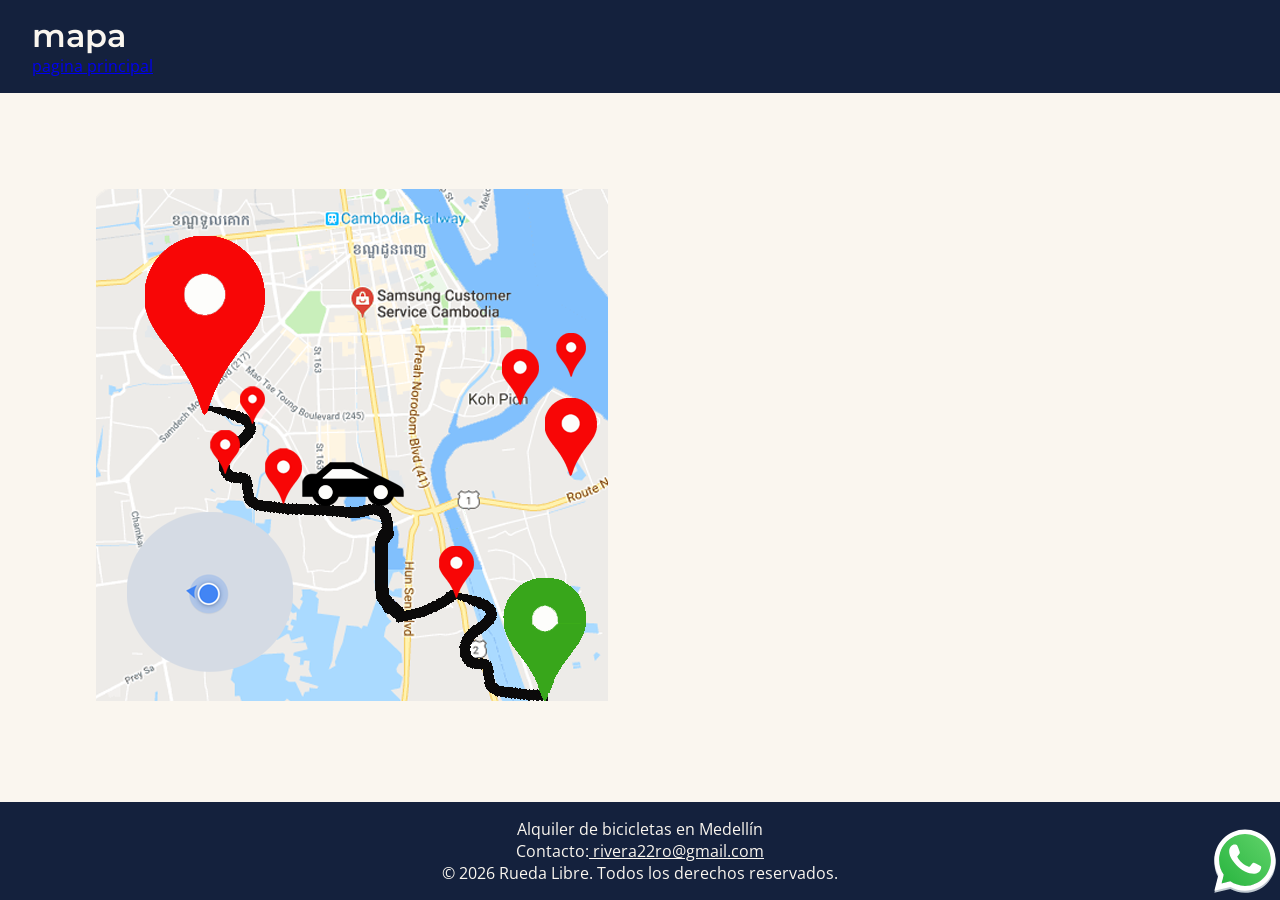
<file: rueda-libre/paginas/mapa.html>
<!DOCTYPE html>
<html lang="en">

<head>
    <meta charset="UTF-8">
    <meta name="viewport" content="width=device-width, initial-scale=1.0">
    <link rel="stylesheet" href="../css/styles.css">
    <link rel="preconnect" href="https://fonts.googleapis.com">
    <link rel="preconnect" href="https://fonts.gstatic.com" crossorigin>
    <link href="https://fonts.googleapis.com/css2?family=Montserrat:ital,wght@0,100..900;1,100..900&display=swap"
        rel="stylesheet">

    <link rel="stylesheet" href="https://cdnjs.cloudflare.com/ajax/libs/font-awesome/6.7.2/css/all.min.css">

    <link rel="preconnect" href="https://fonts.googleapis.com">
    <link rel="preconnect" href="https://fonts.gstatic.com" crossorigin>
    <link
        href="https://fonts.googleapis.com/css2?family=Montserrat:ital,wght@0,100..900;1,100..900&family=Open+Sans:ital,wght@0,300..800;1,300..800&display=swap"
        rel="stylesheet">
    <title>Document</title>
</head>

<body>
    <header>
        <h1>mapa</h1>
        <a href="../index.html">pagina principal</a>
    </header>
    <main>
        <a href="https://wa.me/573001234567" class="whatsapp" target="_blank" rel="noopener noreferrer">
            <img src="../img/whatsapp.svg" alt="WhatsApp">
        </a>
        <img src="../img/mapa1.png" alt="mapa">
    </main>
    <footer>
        <p>Alquiler de bicicletas en Medellín</p>
        <p>Contacto:<a href="https://mail.google.com/mail/?view=cm&fs=1&to=tucorreo@gmail.com">
                rivera22ro@gmail.com</a>
        </p>
        <p>&copy; 2026 Rueda Libre. Todos los derechos reservados.</p>
    </footer>

</body>

</html>
</file>
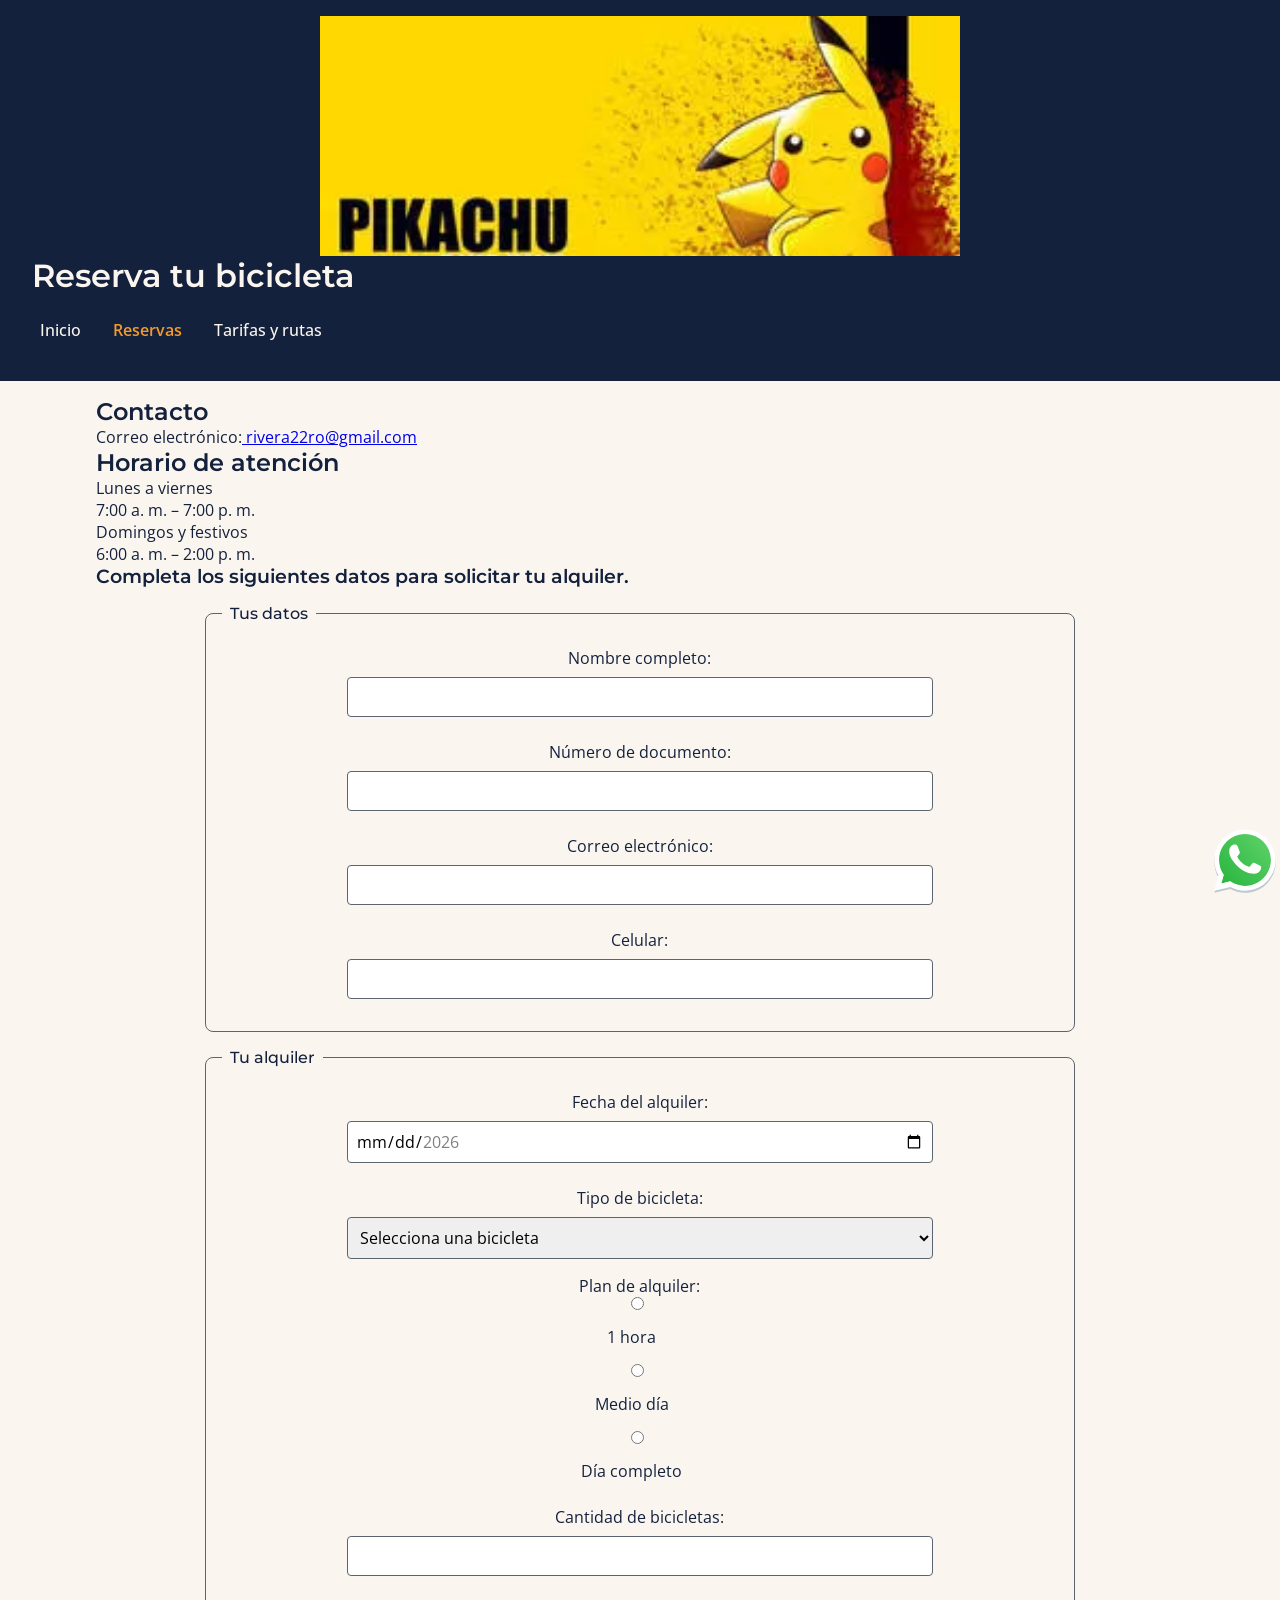
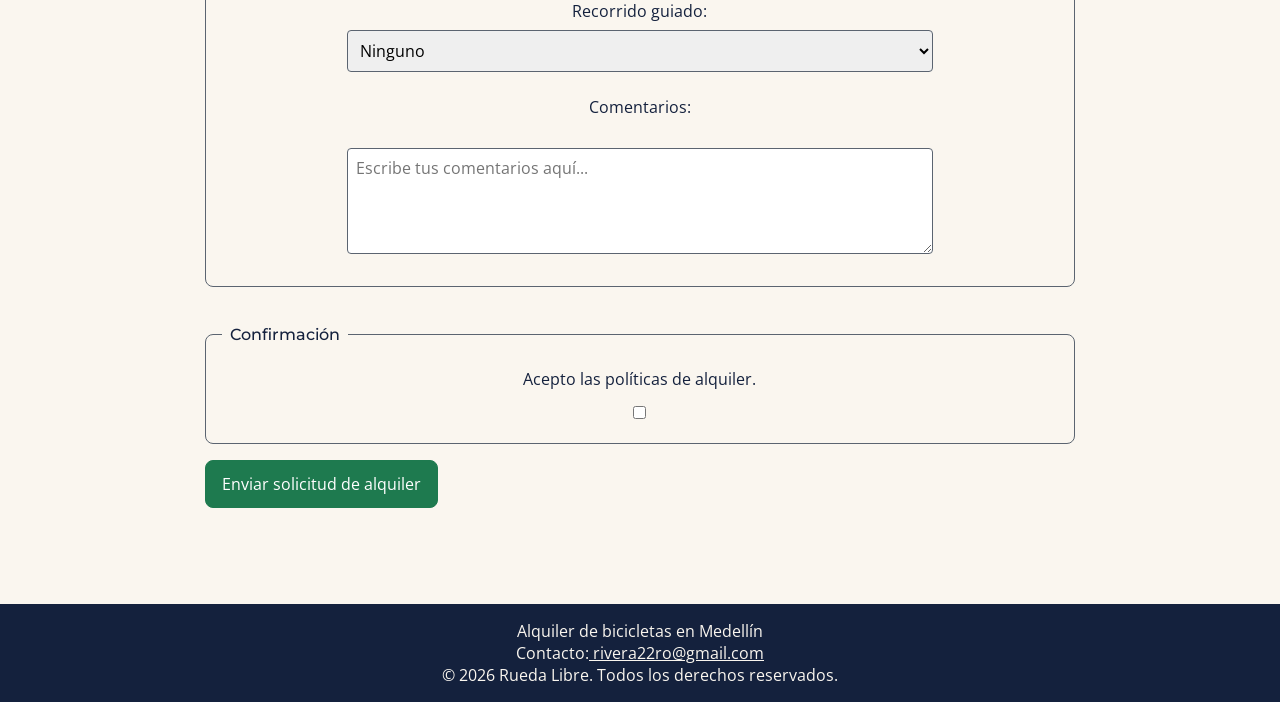
<file: rueda-libre/paginas/reservas.html>
<!DOCTYPE html>
<html lang="es">
<head>
    <meta charset="UTF-8">
    <meta name="viewport" content="width=device-width, initial-scale=1.0">
    <link rel="stylesheet" href="../css/styles.css">
    <link rel="preconnect" href="https://fonts.googleapis.com">
    <link rel="preconnect" href="https://fonts.gstatic.com" crossorigin>
    <link href="https://fonts.googleapis.com/css2?family=Montserrat:ital,wght@0,100..900;1,100..900&display=swap" rel="stylesheet">

    <link rel="preconnect" href="https://fonts.googleapis.com">
    <link rel="preconnect" href="https://fonts.gstatic.com" crossorigin>
    <link href="https://fonts.googleapis.com/css2?family=Montserrat:ital,wght@0,100..900;1,100..900&family=Open+Sans:ital,wght@0,300..800;1,300..800&display=swap" rel="stylesheet">
    <title>reservas</title>

</head>
<body>
    <header>
            <img src="../img/pikachu.webp" alt="pikachu">
            <h1>Reserva tu bicicleta</h1>
            <nav>
                <ul id="menu">
                    <li><a href="../index.html">Inicio</a></li>
                    <li><a href="../paginas/reservas.html"class="activo" aria-current="page">Reservas</a></li>
                    <li><a href="../paginas/tarifas.html">Tarifas y rutas</a></li>
                </ul>
            </nav>
        </header>
    <main>
        
            
            <section class="informacion-contacto">
                <section class="contacto">
                    <h2>Contacto</h2>
                    <p>Correo electrónico:<a href="mailto:rivera22ro@gmail.com"> rivera22ro@gmail.com</a></p>
                </section>

                <section class="horario-atencion">
                    <h2>Horario de atención</h2>

                    <dl>
                        <dt>Lunes a viernes</dt>
                        <dd>7:00 a. m. – 7:00 p. m.</dd>

                        <dt>Domingos y festivos</dt>
                        <dd>6:00 a. m. – 2:00 p. m.</dd>
                    </dl>
                </section>
            </section>

            <section>
                <h3>Completa los siguientes datos para solicitar tu alquiler.</h3>

                <form id="formularioAlquiler">

                    <fieldset>
                        <legend>Tus datos</legend>

                        <label for="nombre">Nombre completo:</label>
                        <input type="text" id="nombre" name="nombre_completo" minlength="3" pattern="[A-Za-zÁÉÍÓÚáéíóúÜüÑñ ]+" title="Ingresa tu nombre usando solo letras y espacios." required>

                        <label for="documento">Número de documento:</label>
                        <input type="text" id="documento" name="documento" inputmode="numeric" pattern="[0-9]{6,10}" minlength="6" maxlength="10" title="Ingresa entre 6 y 10 dígitos numéricos." required>

                        <label for="correo">Correo electrónico:</label>
                        <input type="email" id="correo" name="correo_electronico"required>

                        <label for="celular">Celular:</label>
                        <input type="tel" id="celular"name="celular" pattern="3[0-9]{9}" title="Ingresa un número de celular de exactamente 10 dígitos"required>
                    </fieldset>

                    <fieldset>
                        <legend>Tu alquiler</legend>

                        <label for="fecha">Fecha del alquiler:</label>
                        <input type="date" id="fecha" name="fecha_alquiler" min="2026-11-01" max="2026-12-31" required>

                        <label for="bicicleta">Tipo de bicicleta:</label>
                        <select id="bicicleta" name="tipo_bicicleta" required>
                            <option value="">Selecciona una bicicleta</option>
                            <option value="urbana">Urbana</option>
                            <option value="montana">Montaña</option>
                            <option value="electrica">Eléctrica</option>
                        </select>

                        <p>Plan de alquiler:</p>
                        <input type="radio" id="una_hora" name="plan"
                            value="1_hora" required>
                        <label for="una_hora">1 hora</label>

                        <input type="radio" id="medio_dia" name="plan"
                            value="medio_dia">
                        <label for="medio_dia">Medio día</label>

                        <input type="radio" id="dia_completo" name="plan"
                            value="dia_completo">
                        <label for="dia_completo">Día completo</label>

                        <label for="cantidad">Cantidad de bicicletas:</label>
                        <input type="number" id="cantidad"
                            name="cantidad_bicicletas"
                            min="1" step="1" required>

                        <label for="ruta">Recorrido guiado:</label>
                        <select id="ruta" name="recorrido_guiado" required>
                            <option value="ninguno">Ninguno</option>
                            <option value="ruta_urbana">Ruta urbana</option>
                            <option value="ruta_natural">Ruta natural</option>
                            <option value="ruta_panoramica">Ruta panorámica</option>
                        </select>

                        <label for="comentarios">Comentarios:</label>
                        <br>
                        <textarea id="comentarios" name="comentarios"
                                rows="4" cols="40"
                                maxlength="300"
                                placeholder="Escribe tus comentarios aquí..."></textarea>
                    </fieldset>

                    <br>

                    <fieldset>
                        <legend>Confirmación</legend>
                        <label for="politicas"> Acepto las políticas de alquiler.</label>
                        <input type="checkbox" id="politicas"
                            name="acepta_politicas"
                            value="si" required>
                        
                    </fieldset>

                    <button type="submit">Enviar solicitud de alquiler</button>

                </form>
            </section>
    </main>
    <aside>
         <a href="https://wa.me/573001234567" class="whatsapp" target="_blank" rel="noopener noreferrer">
            <img src="../img/whatsapp.svg" alt="WhatsApp">
        </a>
    </aside>
    
    <footer>
        <p>Alquiler de bicicletas en Medellín</p>
            <p>Contacto:<a href="https://mail.google.com/mail/?view=cm&fs=1&to=tucorreo@gmail.com">
            rivera22ro@gmail.com</a>
            </p>
        <p>&copy; 2026 Rueda Libre. Todos los derechos reservados.</p>
    </footer>

    
</body>
</html>
</file>
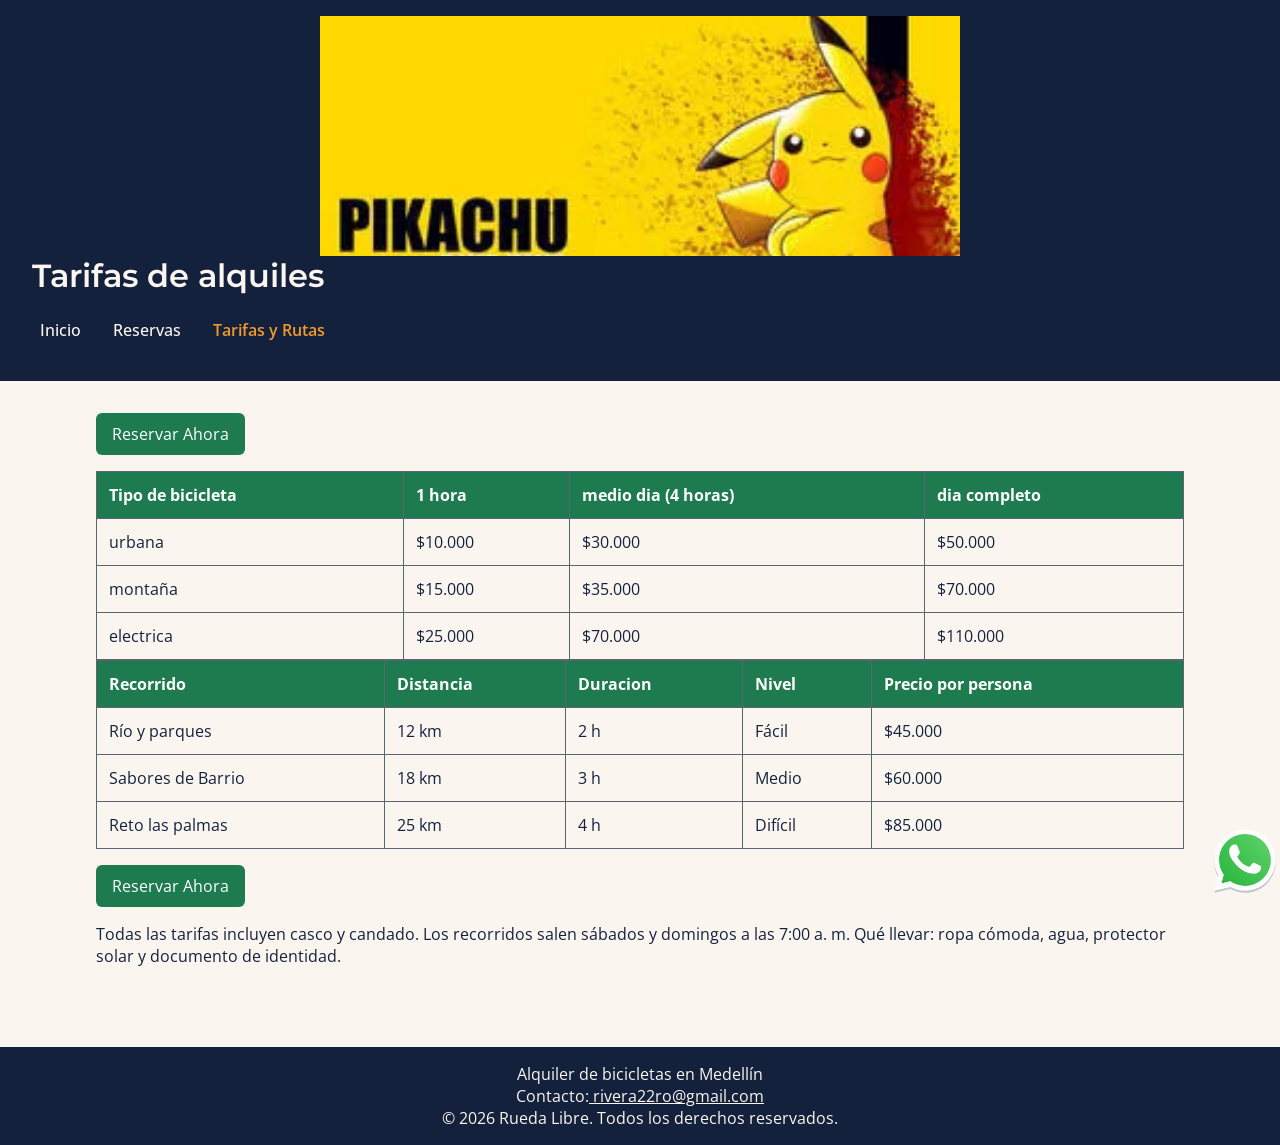
<file: rueda-libre/paginas/tarifas.html>
<!DOCTYPE html>
<html lang="en">
<head>
    <meta charset="UTF-8">
    <meta name="viewport" content="width=device-width, initial-scale=1.0">
    <link rel="stylesheet" href="../css/styles.css">
    <link rel="preconnect" href="https://fonts.googleapis.com">
    <link rel="preconnect" href="https://fonts.gstatic.com" crossorigin>
    <link href="https://fonts.googleapis.com/css2?family=Montserrat:ital,wght@0,100..900;1,100..900&display=swap" rel="stylesheet">

    <link rel="preconnect" href="https://fonts.googleapis.com">
    <link rel="preconnect" href="https://fonts.gstatic.com" crossorigin>
    <link href="https://fonts.googleapis.com/css2?family=Montserrat:ital,wght@0,100..900;1,100..900&family=Open+Sans:ital,wght@0,300..800;1,300..800&display=swap" rel="stylesheet">
    <title>tarifas</title>
</head>
<body>
    <header>
            <img src="../img/pikachu.webp" alt="pikachu">
            <h1>Tarifas de alquiles</h1>
            <nav>
                <ul id="menu">
                    <li><a href="../index.html">Inicio </a></li>
                    <li><a href="../paginas/reservas.html">Reservas</a></li>
                    <li><a href="../paginas/tarifas.html"class="activo" aria-current="page">Tarifas y Rutas</a></li>
                </ul>
            </nav>
        </header>
    
    <main>
        
            <a href="../paginas/reservas.html" class="btn-reservar">Reservar Ahora</a>
            <section class="tabla-contenedor">
            <table >
                <thead>
                    <tr>
                        <th>Tipo de bicicleta</th>
                        <th>1 hora</th>
                        <th>medio dia (4 horas)</th>
                        <th>dia completo</th>
                    </tr>
                </thead>
                <tbody>
                    <tr>
                        <td>urbana</td>
                        <td>$10.000</td>
                        <td>$30.000</td>
                        <td>$50.000</td>
                    </tr>
                    <tr>
                        <td>montaña</td>
                        <td>$15.000</td>
                        <td>$35.000</td>
                        <td>$70.000</td>
                    </tr>
                    <tr>
                        <td>electrica</td>
                        <td>$25.000</td>
                        <td>$70.000</td>
                        <td>$110.000</td>
                    </tr>
                </tbody>
            </table>
            <table id="recorridosguiados" border="1">
                <thead>
                    <tr>
                        <th>Recorrido</th>
                        <th>Distancia</th>
                        <th>Duracion</th>
                        <th>Nivel</th>
                        <th>Precio por persona</th>
                    </tr>
                </thead>
                <tbody>
                    <tr>
                        <td>Río y parques</td>
                        <td>12 km</td>
                        <td>2 h</td>
                        <td>Fácil</td>
                        <td>$45.000</td>
                    </tr>
                    <tr>
                        <td>Sabores de Barrio</td>
                        <td>18 km</td>
                        <td>3 h</td>
                        <td>Medio</td>
                        <td>$60.000</td>
                    </tr>
                    <tr>
                        <td>Reto las palmas</td>
                        <td>25 km</td>
                        <td>4 h</td>
                        <td>Difícil</td>
                        <td>$85.000</td>
                    </tr>
                </tbody>
            </table>
            </section>
            <a href="../paginas/reservas.html" class="btn-reservar">Reservar Ahora</a>

            <p>Todas las tarifas incluyen casco y candado. Los recorridos salen sábados y domingos a las 7:00 a. m. Qué llevar: ropa cómoda, agua, protector solar y documento de identidad.</p>
        
    </main>

    <aside>
         <a href="https://wa.me/573001234567" class="whatsapp" target="_blank" rel="noopener noreferrer">
            <img src="../img/whatsapp.svg" alt="WhatsApp">
        </a>
    </aside>

    <footer>
        <p>Alquiler de bicicletas en Medellín</p>
            <p>Contacto:<a href="https://mail.google.com/mail/?view=cm&fs=1&to=tucorreo@gmail.com">
            rivera22ro@gmail.com</a>
            </p>
        <p>&copy; 2026 Rueda Libre. Todos los derechos reservados.</p>
    </footer>
</body>
</html>
</file>
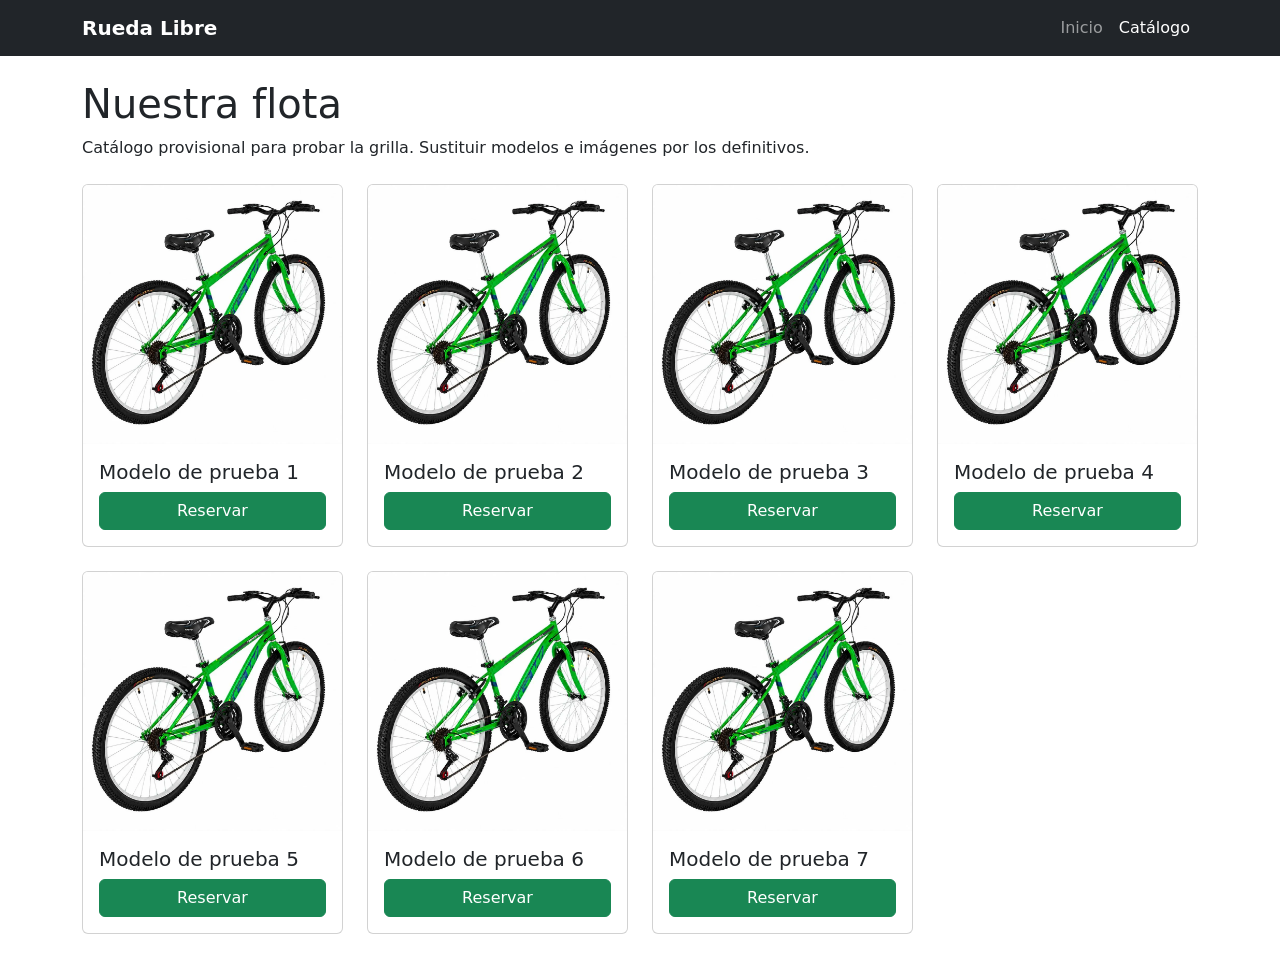
<file: rueda-libre/pruebas/boobtstrap.html>
<!doctype html>
<html lang="es">
  <head>
    <meta charset="utf-8">
    <meta name="viewport" content="width=device-width, initial-scale=1">
    <title>Prueba de flota con Bootstrap | Rueda Libre</title>
    <link href="https://cdn.jsdelivr.net/npm/bootstrap@5.3.8/dist/css/bootstrap.min.css" rel="stylesheet" integrity="sha384-sRIl4kxILFvY47J16cr9ZwB07vP4J8+LH7qKQnuqkuIAvNWLzeN8tE5YBujZqJLB" crossorigin="anonymous">
  </head>
  <body>
    <!-- Menú de navegación Bootstrap -->
    <nav class="navbar navbar-expand-lg navbar-dark bg-dark">
      <div class="container">
        <a class="navbar-brand fw-bold" href="../index.html">Rueda Libre</a>

        <button class="navbar-toggler" type="button" data-bs-toggle="collapse"
          data-bs-target="#menuPrincipal" aria-controls="menuPrincipal"
          aria-expanded="false" aria-label="Abrir menú de navegación">
          <span class="navbar-toggler-icon"></span>
        </button>

        <div class="collapse navbar-collapse" id="menuPrincipal">
          <ul class="navbar-nav ms-auto">
            <li class="nav-item">
              <a class="nav-link" href="../index.html">Inicio</a>
            </li>
            <li class="nav-item">
              <a class="nav-link active" aria-current="page" href="./catalogo-bootstrap.html">Catálogo</a>
            </li>
          </ul>
        </div>
      </div>
    </nav>

    <main class="container py-4">
      <h1 class="mb-2">Nuestra flota</h1>
      <p class="mb-4">Catálogo provisional para probar la grilla. Sustituir modelos e imágenes por los definitivos.</p>

      <div class="row g-4">
        <div class="col-12 col-sm-6 col-lg-4 col-xl-3">
          <article class="card h-100">
            <img src="../img/bicicleta.webp" class="card-img-top img-fluid" alt="Imagen provisional del modelo de prueba 1">
            <div class="card-body d-flex flex-column">
              <h2 class="h5 card-title">Modelo de prueba 1</h2>
              <a href="./reservas.html" class="btn btn-success mt-auto">Reservar</a>
            </div>
          </article>
        </div>
        <div class="col-12 col-sm-6 col-lg-4 col-xl-3">
          <article class="card h-100">
            <img src="../img/bicicleta.webp" class="card-img-top img-fluid" alt="Imagen provisional del modelo de prueba 2">
            <div class="card-body d-flex flex-column">
              <h2 class="h5 card-title">Modelo de prueba 2</h2>
              <a href="./reservas.html" class="btn btn-success mt-auto">Reservar</a>
            </div>
          </article>
        </div>
        <div class="col-12 col-sm-6 col-lg-4 col-xl-3">
          <article class="card h-100">
            <img src="../img/bicicleta.webp" class="card-img-top img-fluid" alt="Imagen provisional del modelo de prueba 3">
            <div class="card-body d-flex flex-column">
              <h2 class="h5 card-title">Modelo de prueba 3</h2>
              <a href="./reservas.html" class="btn btn-success mt-auto">Reservar</a>
            </div>
          </article>
        </div>
        <div class="col-12 col-sm-6 col-lg-4 col-xl-3">
          <article class="card h-100">
            <img src="../img/bicicleta.webp" class="card-img-top img-fluid" alt="Imagen provisional del modelo de prueba 4">
            <div class="card-body d-flex flex-column">
              <h2 class="h5 card-title">Modelo de prueba 4</h2>
              <a href="./reservas.html" class="btn btn-success mt-auto">Reservar</a>
            </div>
          </article>
        </div>
        <div class="col-12 col-sm-6 col-lg-4 col-xl-3">
          <article class="card h-100">
            <img src="../img/bicicleta.webp" class="card-img-top img-fluid" alt="Imagen provisional del modelo de prueba 5">
            <div class="card-body d-flex flex-column">
              <h2 class="h5 card-title">Modelo de prueba 5</h2>
              <a href="./reservas.html" class="btn btn-success mt-auto">Reservar</a>
            </div>
          </article>
        </div>
        <div class="col-12 col-sm-6 col-lg-4 col-xl-3">
          <article class="card h-100">
            <img src="../img/bicicleta.webp" class="card-img-top img-fluid" alt="Imagen provisional del modelo de prueba 6">
            <div class="card-body d-flex flex-column">
              <h2 class="h5 card-title">Modelo de prueba 6</h2>
              <a href="./reservas.html" class="btn btn-success mt-auto">Reservar</a>
            </div>
          </article>
        </div>
        <div class="col-12 col-sm-6 col-lg-4 col-xl-3">
          <article class="card h-100">
            <img src="../img/bicicleta.webp" class="card-img-top img-fluid" alt="Imagen provisional del modelo de prueba 7">
            <div class="card-body d-flex flex-column">
              <h2 class="h5 card-title">Modelo de prueba 7</h2>
              <a href="./reservas.html" class="btn btn-success mt-auto">Reservar</a>
            </div>
          </article>
        </div>
      </div>
    </main>
    <script src="https://cdn.jsdelivr.net/npm/bootstrap@5.3.8/dist/js/bootstrap.bundle.min.js" integrity="sha384-FKyoEForCGlyvwx9Hj09JcYn3nv7wiPVlz7YYwJrWVcXK/BmnVDxM+D2scQbITxI" crossorigin="anonymous"></script>
  </body>
</html>
</file>
<file: rueda-libre/css/styles.css>
*{
    margin: 0;
    padding: 0;
    box-sizing: border-box;
}

:root{
  --Verde-Ruta: #1E7A4F;
  --Naranja-Pedal: #F39A2B;
  --Azul-Noche: #14213D;
  --Crema: #FAF6EF;
  --Gris-Asfalto: #5B6470;

  --font-titulos: "Montserrat", Arial;
  --font-texto: "Open Sans", Helvetica;

  --espaciado-pequeño: 0.25rem;
  --espaciado-mediano: 0.5rem;
  --espaciado-grande: 1rem;
}

/* 2. Estilos generales */
body {
    margin: 0;
    font-family: var(--font-texto);
    background-color: var(--Crema);
    color: var(--Azul-Noche);
    height: 100vh;
    display: flex;
    flex-direction: column;
    justify-content: space-between; /* da espaciado entre los componentes */
}


main {
    width: 100%;
    max-width: 70rem;
    margin: 0 auto;
    padding: var(--espaciado-grande);
}

header {
    min-height: auto;
    padding: 1rem 2rem;
    background-color: var(--Azul-Noche);
    color: var(--Crema);
}


header h1 {
    font-family: var(--font-titulos);
}

/* La imagen del encabezado no debe desbordarse */
header > img {
    max-width: 50%;
    height: auto;
}



h1, h2, h3, h4, h5, h6 {
    font-family: var(--font-titulos);
    font-weight: 600;
}


/* Listas */
li {
    font-family: var(--font-texto);
    font-weight: 500;
}


footer {
    background-color: var(--Azul-Noche);
    color: var(--Crema);
    padding: var(--espaciado-grande);
    text-align: center;
    font-family: var(--font-texto);
    margin: 0;
}

footer a {
    color: var(--Crema);
}

#menu {
    display: flex;
    flex-wrap: wrap;
    gap: var(--espaciado-grande);
    list-style: none;
    margin: 0;
    padding: var(--espaciado-grande) 0;
}

#menu li {
    display: inline-block;
}

#menu a {
    display: inline-block;
    color: var(--Crema);
    text-decoration: none;
    padding: var(--espaciado-mediano);
}

#menu a.activo {
    color: var(--Naranja-Pedal);
    font-weight: 600;
}

#menu a:hover {
    text-decoration: underline;
}

#menu a:focus {
    outline: 2px solid var(--Naranja-Pedal);
    outline-offset: 2px;
}





.btn-reservar {
    display: inline-block;
    background-color: var(--Verde-Ruta);
    color: white;
    padding: 10px 16px;
    text-decoration: none;
    border-radius: 6px;
    margin-top: 1rem;
    margin-bottom: 1rem;
}

/* Al pasar el mouse */
.btn-reservar:hover {
    background-color: var(--Gris-Asfalto);
}

/* Al seleccionar con el teclado */
.btn-reservar:focus {
    outline: 3px solid var(--Gris-Asfalto);
    outline-offset: 3px;
}

input:focus,
select:focus,
textarea:focus {
    outline: 2px solid var(--Verde-Ruta);
    outline-offset: 2px;
}


/* Tabla */
.tabla-contenedor {
    width: 100%;
    overflow-x: auto;
}

table {
    width: 100%;
    border-collapse: collapse;
}

/* Celdas y encabezados */
th,
td {
    padding: 0.75rem;
    border: 1px solid var(--Gris-Asfalto);
    text-align: left;
}

/* Encabezados */
th {
    background-color: var(--Verde-Ruta);
    color: white;
}



.principal {
    width: 100%;
    margin: var(--espaciado-grande) 0;
    padding: var(--espaciado-grande);
    border: 1px solid var(--Gris-Asfalto);
    border-radius: 0.5rem;
    display: flex;
    gap: 2rem;
    display: grid;
    grid-template-columns: 1fr;
}

.electrica {
    width: 100%;
    margin: var(--espaciado-grande) 0;
    padding: var(--espaciado-grande);
    border: 1px solid var(--Gris-Asfalto);
    border-radius: 0.5rem;
    position: relative;
    width: 90%;
    height: auto;

    & img {
        width: 250px;
        height: 150px;
    }
    
    & h2 {
        text-align: center;
    } 
}
.nuevo{
        position: absolute ;
        top: -10px;
        background-color: red;
        right: 0px;
    }
    

.bicimontaña {
    width: 100%;
    margin: var(--espaciado-grande) 0;
    padding: var(--espaciado-grande);
    border: 1px solid var(--Gris-Asfalto);
    border-radius: 0.5rem;
    & img {
        width: 250px;
        height: 150px;
    }
}

.pasos {
    width: 100%;
    margin: var(--espaciado-grande) 0;
    padding: var(--espaciado-grande);
    border: 1px solid var(--Gris-Asfalto);
    border-radius: 0.5rem;
}

article img {
    display: block;
    width: 30%;
    max-width: 25rem;
    height: auto;
    margin: 0 auto;
    border-radius: 0.5rem;
}


header > img {
    display: block;
    width: 100%;
    max-width: 40rem;
    height: 15rem;
    object-fit: cover;
    margin: 0 auto;
}


details {
    margin-bottom: var(--espaciado-grande);
    padding: var(--espaciado-grande);
    border: 1px solid var(--Gris-Asfalto);
    border-radius: 0.5rem;
}

summary {
    font-family: var(--font-titulos);
    font-weight: 700;
    cursor: pointer;
}

aside {
    margin: var(--espaciado-grande) 0;
    padding: var(--espaciado-grande);
}

/* formulario */

/* FORMULARIO DE RESERVAS */

/* Separación general del formulario */
#formularioAlquiler {
    width: 80%;
    margin: var(--espaciado-grande) auto;
}

/* Grupos de campos */
#formularioAlquiler fieldset {
    min-width: 0;
    margin: 0 0 var(--espaciado-grande);
    padding: var(--espaciado-grande);
    border: 1px solid var(--Gris-Asfalto);
    border-radius: 0.5rem;
    display: flex;
    flex-direction: column;
    align-items: center;
}

/* Títulos de los grupos */
#formularioAlquiler legend {
    padding: 0 var(--espaciado-mediano);
    font-family: var(--font-titulos);
    font-weight: 500;
}

/* Etiquetas encima de los campos */
#formularioAlquiler label {
    display: block;
    margin: var(--espaciado-mediano) 0;
}

/* Campos de texto, selectores y comentarios */
#formularioAlquiler input:not([type="radio"]):not([type="checkbox"]),
#formularioAlquiler select,
#formularioAlquiler textarea {
    display: block;
    width: 70%;
    max-width: 80%;
    margin-bottom: var(--espaciado-grande);
    padding: var(--espaciado-mediano);
    border: 1px solid var(--Gris-Asfalto);
    border-radius: 0.25rem;
    font: inherit;
}

/* Evita que el usuario ensanche el área de comentarios */
#formularioAlquiler textarea {
    resize: vertical;
}

/* Opciones de plan: radio y etiqueta en línea */
#formularioAlquiler input[type="radio"] {
    display: inline-block;
    margin: 0 var(--espaciado-pequeño) var(--espaciado-grande) 0;
}

#formularioAlquiler input[type="radio"] + label {
    display: inline-block;
    margin: 0 var(--espaciado-grande) var(--espaciado-grande) 0;
}

/* Casilla de políticas */
#formularioAlquiler input[type="checkbox"] {
    display: inline-block;
    margin: var(--espaciado-mediano);
}

/* Foco visible */
#formularioAlquiler input:focus,
#formularioAlquiler select:focus,
#formularioAlquiler textarea:focus {
    outline: 2px solid var(--Verde-Ruta);
    outline-offset: 2px;
}

/* Botón de envío */
#formularioAlquiler button {
    display: inline-block;
    padding: 0.75rem 1rem;
    border: 1px solid var(--Verde-Ruta);
    border-radius: 0.5rem;
    background-color: var(--Verde-Ruta);
    color: #FFFFFF;
    font: inherit;
    cursor: pointer;
}

#formularioAlquiler button:hover {
    background-color: var(--Azul-Noche);
    border-color: var(--Azul-Noche);
}

.whatsapp{
    position: fixed;
    bottom: 0px;
    right: 0px;

    & img{
        width: 70px;
        
    }

}
</file>
<file: ruta-nocturno/src/output.css>
/*! tailwindcss v4.3.5 | MIT License | https://tailwindcss.com */
@layer properties;
@layer theme, base, components, utilities;
@layer theme {
  :root, :host {
    --font-sans: -apple-system, BlinkMacSystemFont, "Segoe UI", Roboto, "Helvetica Neue",
      "Noto Sans", Arial, sans-serif, "Apple Color Emoji", "Segoe UI Emoji",
      "Segoe UI Symbol", "Noto Color Emoji";
    --font-mono: ui-monospace, SFMono-Regular, Menlo, Monaco, Consolas, "Liberation Mono",
      "Courier New", monospace;
    --color-red-100: oklch(93.6% 0.032 17.717);
    --color-red-800: oklch(44.4% 0.177 26.899);
    --color-yellow-100: oklch(97.3% 0.071 103.193);
    --color-yellow-800: oklch(47.6% 0.114 61.907);
    --color-green-50: oklch(98.2% 0.018 155.826);
    --color-green-100: oklch(96.2% 0.044 156.743);
    --color-green-200: oklch(92.5% 0.084 155.995);
    --color-green-400: oklch(79.2% 0.209 151.711);
    --color-green-600: oklch(62.7% 0.194 149.214);
    --color-green-800: oklch(44.8% 0.119 151.328);
    --color-blue-200: oklch(88.2% 0.059 254.128);
    --color-blue-700: oklch(48.8% 0.243 264.376);
    --color-pink-500: oklch(65.6% 0.241 354.308);
    --color-white: #fff;
    --spacing: 0.25rem;
    --container-sm: 24rem;
    --container-md: 28rem;
    --container-xl: 36rem;
    --container-3xl: 48rem;
    --container-4xl: 56rem;
    --container-6xl: 72rem;
    --text-xs: 0.75rem;
    --text-xs--line-height: calc(1 / 0.75);
    --text-sm: 0.875rem;
    --text-sm--line-height: calc(1.25 / 0.875);
    --text-base: 1rem;
    --text-base--line-height: calc(1.5 / 1);
    --text-lg: 1.125rem;
    --text-lg--line-height: calc(1.75 / 1.125);
    --text-xl: 1.25rem;
    --text-xl--line-height: calc(1.75 / 1.25);
    --text-2xl: 1.5rem;
    --text-2xl--line-height: calc(2 / 1.5);
    --text-3xl: 1.875rem;
    --text-3xl--line-height: calc(2.25 / 1.875);
    --text-4xl: 2.25rem;
    --text-4xl--line-height: calc(2.5 / 2.25);
    --text-5xl: 3rem;
    --text-5xl--line-height: 1;
    --text-6xl: 3.75rem;
    --text-6xl--line-height: 1;
    --font-weight-semibold: 600;
    --font-weight-bold: 700;
    --font-weight-extrabold: 800;
    --tracking-tight: -0.025em;
    --tracking-wide: 0.025em;
    --tracking-wider: 0.05em;
    --leading-tight: 1.25;
    --leading-relaxed: 1.625;
    --radius-lg: 0.5rem;
    --radius-xl: 0.75rem;
    --radius-2xl: 1rem;
    --radius-3xl: 1.5rem;
    --default-transition-duration: 150ms;
    --default-transition-timing-function: cubic-bezier(0.4, 0, 0.2, 1);
    --default-font-family: var(--font-sans);
    --default-mono-font-family: var(--font-mono);
    --color-ruta: #1E7A4F;
    --color-pedal: #F39A2B;
    --color-noche: #14213D;
    --color-crema: #FAF6EF;
    --color-asfalto: #5B6470;
    --color-farol: #FFD166;
    --font-titulos: "Montserrat", Arial, sans-serif;
    --font-texto: "Open Sans", Helvetica, sans-serif;
  }
}
@layer base {
  *, ::after, ::before, ::backdrop, ::file-selector-button {
    box-sizing: border-box;
    margin: 0;
    padding: 0;
    border: 0 solid;
  }
  html, :host {
    line-height: 1.5;
    -webkit-text-size-adjust: 100%;
    tab-size: 4;
    font-family: var(--default-font-family, -apple-system, BlinkMacSystemFont, "Segoe UI", Roboto, "Helvetica Neue", "Noto Sans", Arial, sans-serif, "Apple Color Emoji", "Segoe UI Emoji", "Segoe UI Symbol", "Noto Color Emoji");
    font-feature-settings: var(--default-font-feature-settings, normal);
    font-variation-settings: var(--default-font-variation-settings, normal);
    -webkit-tap-highlight-color: transparent;
  }
  hr {
    height: 0;
    color: inherit;
    border-top-width: 1px;
  }
  abbr:where([title]) {
    -webkit-text-decoration: underline dotted;
    text-decoration: underline dotted;
  }
  h1, h2, h3, h4, h5, h6 {
    font-size: inherit;
    font-weight: inherit;
  }
  a {
    color: inherit;
    -webkit-text-decoration: inherit;
    text-decoration: inherit;
  }
  b, strong {
    font-weight: bolder;
  }
  code, kbd, samp, pre {
    font-family: var(--default-mono-font-family, ui-monospace, SFMono-Regular, Menlo, Monaco, Consolas, "Liberation Mono", "Courier New", monospace);
    font-feature-settings: var(--default-mono-font-feature-settings, normal);
    font-variation-settings: var(--default-mono-font-variation-settings, normal);
    font-size: 1em;
  }
  small {
    font-size: 80%;
  }
  sub, sup {
    font-size: 75%;
    line-height: 0;
    position: relative;
    vertical-align: baseline;
  }
  sub {
    bottom: -0.25em;
  }
  sup {
    top: -0.5em;
  }
  table {
    text-indent: 0;
    border-color: inherit;
    border-collapse: collapse;
  }
  :-moz-focusring:where(:not(iframe)) {
    outline: auto;
  }
  progress {
    vertical-align: baseline;
  }
  summary {
    display: list-item;
  }
  ol, ul, menu {
    list-style: none;
  }
  img, svg, video, canvas, audio, iframe, embed, object {
    display: block;
    vertical-align: middle;
  }
  img, video {
    max-width: 100%;
    height: auto;
  }
  button, input, select, optgroup, textarea, ::file-selector-button {
    font: inherit;
    font-feature-settings: inherit;
    font-variation-settings: inherit;
    letter-spacing: inherit;
    color: inherit;
    border-radius: 0;
    background-color: transparent;
    opacity: 1;
  }
  :where(select:is([multiple], [size])) optgroup {
    font-weight: bolder;
  }
  :where(select:is([multiple], [size])) optgroup option {
    padding-inline-start: 20px;
  }
  ::file-selector-button {
    margin-inline-end: 4px;
  }
  ::placeholder {
    opacity: 1;
  }
  @supports (not (-webkit-appearance: -apple-pay-button))  or (contain-intrinsic-size: 1px) {
    ::placeholder {
      color: currentcolor;
      @supports (color: color-mix(in lab, red, red)) {
        color: color-mix(in oklab, currentcolor 50%, transparent);
      }
    }
  }
  textarea {
    resize: vertical;
  }
  ::-webkit-search-decoration {
    -webkit-appearance: none;
  }
  ::-webkit-date-and-time-value {
    min-height: 1lh;
    text-align: inherit;
  }
  ::-webkit-datetime-edit {
    display: inline-flex;
  }
  ::-webkit-datetime-edit-fields-wrapper {
    padding: 0;
  }
  ::-webkit-datetime-edit, ::-webkit-datetime-edit-year-field, ::-webkit-datetime-edit-month-field, ::-webkit-datetime-edit-day-field, ::-webkit-datetime-edit-hour-field, ::-webkit-datetime-edit-minute-field, ::-webkit-datetime-edit-second-field, ::-webkit-datetime-edit-millisecond-field, ::-webkit-datetime-edit-meridiem-field {
    padding-block: 0;
  }
  ::-webkit-calendar-picker-indicator {
    line-height: 1;
  }
  :-moz-ui-invalid {
    box-shadow: none;
  }
  button, input:where([type="button"], [type="reset"], [type="submit"]), ::file-selector-button {
    appearance: button;
  }
  ::-webkit-inner-spin-button, ::-webkit-outer-spin-button {
    height: auto;
  }
  [hidden]:where(:not([hidden="until-found"])) {
    display: none !important;
  }
}
@layer utilities {
  .sr-only {
    position: absolute;
    width: 1px;
    height: 1px;
    padding: 0;
    margin: -1px;
    overflow: hidden;
    clip-path: inset(50%);
    white-space: nowrap;
    border-width: 0;
  }
  .absolute {
    position: absolute;
  }
  .relative {
    position: relative;
  }
  .-top-4 {
    top: calc(var(--spacing) * -4);
  }
  .left-6 {
    left: calc(var(--spacing) * 6);
  }
  .mx-auto {
    margin-inline: auto;
  }
  .mt-1 {
    margin-top: var(--spacing);
  }
  .mt-2 {
    margin-top: calc(var(--spacing) * 2);
  }
  .mt-4 {
    margin-top: calc(var(--spacing) * 4);
  }
  .mt-6 {
    margin-top: calc(var(--spacing) * 6);
  }
  .mt-8 {
    margin-top: calc(var(--spacing) * 8);
  }
  .mt-10 {
    margin-top: calc(var(--spacing) * 10);
  }
  .mt-auto {
    margin-top: auto;
  }
  .mb-2 {
    margin-bottom: calc(var(--spacing) * 2);
  }
  .block {
    display: block;
  }
  .flex {
    display: flex;
  }
  .grid {
    display: grid;
  }
  .hidden {
    display: none;
  }
  .inline-block {
    display: inline-block;
  }
  .size-5 {
    width: calc(var(--spacing) * 5);
    height: calc(var(--spacing) * 5);
  }
  .size-12 {
    width: calc(var(--spacing) * 12);
    height: calc(var(--spacing) * 12);
  }
  .h-48 {
    height: calc(var(--spacing) * 48);
  }
  .h-full {
    height: 100%;
  }
  .min-h-screen {
    min-height: 100vh;
  }
  .w-40 {
    width: calc(var(--spacing) * 40);
  }
  .w-48 {
    width: calc(var(--spacing) * 48);
  }
  .w-fit {
    width: fit-content;
  }
  .w-full {
    width: 100%;
  }
  .max-w-3xl {
    max-width: var(--container-3xl);
  }
  .max-w-4xl {
    max-width: var(--container-4xl);
  }
  .max-w-6xl {
    max-width: var(--container-6xl);
  }
  .max-w-md {
    max-width: var(--container-md);
  }
  .max-w-sm {
    max-width: var(--container-sm);
  }
  .max-w-xl {
    max-width: var(--container-xl);
  }
  .flex-1 {
    flex: 1;
  }
  .transform {
    transform: var(--tw-rotate-x, ) var(--tw-rotate-y, ) var(--tw-rotate-z, ) var(--tw-skew-x, ) var(--tw-skew-y, );
  }
  .grid-cols-1 {
    grid-template-columns: repeat(1, minmax(0, 1fr));
  }
  .grid-cols-3 {
    grid-template-columns: repeat(3, minmax(0, 1fr));
  }
  .flex-col {
    flex-direction: column;
  }
  .flex-wrap {
    flex-wrap: wrap;
  }
  .items-center {
    align-items: center;
  }
  .items-start {
    align-items: flex-start;
  }
  .justify-center {
    justify-content: center;
  }
  .gap-2 {
    gap: calc(var(--spacing) * 2);
  }
  .gap-3 {
    gap: calc(var(--spacing) * 3);
  }
  .gap-4 {
    gap: calc(var(--spacing) * 4);
  }
  .gap-6 {
    gap: calc(var(--spacing) * 6);
  }
  .gap-8 {
    gap: calc(var(--spacing) * 8);
  }
  :where(.space-y-2 > :not(:last-child)) {
    --tw-space-y-reverse: 0;
    margin-block-start: calc(calc(var(--spacing) * 2) * var(--tw-space-y-reverse));
    margin-block-end: calc(calc(var(--spacing) * 2) * calc(1 - var(--tw-space-y-reverse)));
  }
  :where(.space-y-4 > :not(:last-child)) {
    --tw-space-y-reverse: 0;
    margin-block-start: calc(calc(var(--spacing) * 4) * var(--tw-space-y-reverse));
    margin-block-end: calc(calc(var(--spacing) * 4) * calc(1 - var(--tw-space-y-reverse)));
  }
  :where(.space-y-6 > :not(:last-child)) {
    --tw-space-y-reverse: 0;
    margin-block-start: calc(calc(var(--spacing) * 6) * var(--tw-space-y-reverse));
    margin-block-end: calc(calc(var(--spacing) * 6) * calc(1 - var(--tw-space-y-reverse)));
  }
  :where(.space-y-8 > :not(:last-child)) {
    --tw-space-y-reverse: 0;
    margin-block-start: calc(calc(var(--spacing) * 8) * var(--tw-space-y-reverse));
    margin-block-end: calc(calc(var(--spacing) * 8) * calc(1 - var(--tw-space-y-reverse)));
  }
  :where(.space-y-16 > :not(:last-child)) {
    --tw-space-y-reverse: 0;
    margin-block-start: calc(calc(var(--spacing) * 16) * var(--tw-space-y-reverse));
    margin-block-end: calc(calc(var(--spacing) * 16) * calc(1 - var(--tw-space-y-reverse)));
  }
  .overflow-hidden {
    overflow: hidden;
  }
  .rounded-2xl {
    border-radius: var(--radius-2xl);
  }
  .rounded-3xl {
    border-radius: var(--radius-3xl);
  }
  .rounded-full {
    border-radius: calc(infinity * 1px);
  }
  .rounded-lg {
    border-radius: var(--radius-lg);
  }
  .rounded-xl {
    border-radius: var(--radius-xl);
  }
  .rounded-r-lg {
    border-top-right-radius: var(--radius-lg);
    border-bottom-right-radius: var(--radius-lg);
  }
  .border {
    border-style: var(--tw-border-style);
    border-width: 1px;
  }
  .border-4 {
    border-style: var(--tw-border-style);
    border-width: 4px;
  }
  .border-t {
    border-top-style: var(--tw-border-style);
    border-top-width: 1px;
  }
  .border-b {
    border-bottom-style: var(--tw-border-style);
    border-bottom-width: 1px;
  }
  .border-l-4 {
    border-left-style: var(--tw-border-style);
    border-left-width: 4px;
  }
  .border-asfalto {
    border-color: var(--color-asfalto);
  }
  .border-asfalto\/20 {
    border-color: color-mix(in srgb, #5B6470 20%, transparent);
    @supports (color: color-mix(in lab, red, red)) {
      border-color: color-mix(in oklab, var(--color-asfalto) 20%, transparent);
    }
  }
  .border-crema {
    border-color: var(--color-crema);
  }
  .border-crema\/10 {
    border-color: color-mix(in srgb, #FAF6EF 10%, transparent);
    @supports (color: color-mix(in lab, red, red)) {
      border-color: color-mix(in oklab, var(--color-crema) 10%, transparent);
    }
  }
  .border-crema\/20 {
    border-color: color-mix(in srgb, #FAF6EF 20%, transparent);
    @supports (color: color-mix(in lab, red, red)) {
      border-color: color-mix(in oklab, var(--color-crema) 20%, transparent);
    }
  }
  .border-crema\/30 {
    border-color: color-mix(in srgb, #FAF6EF 30%, transparent);
    @supports (color: color-mix(in lab, red, red)) {
      border-color: color-mix(in oklab, var(--color-crema) 30%, transparent);
    }
  }
  .border-noche {
    border-color: var(--color-noche);
  }
  .border-noche\/10 {
    border-color: color-mix(in srgb, #14213D 10%, transparent);
    @supports (color: color-mix(in lab, red, red)) {
      border-color: color-mix(in oklab, var(--color-noche) 10%, transparent);
    }
  }
  .border-pedal {
    border-color: var(--color-pedal);
  }
  .border-ruta {
    border-color: var(--color-ruta);
  }
  .bg-crema {
    background-color: var(--color-crema);
  }
  .bg-farol {
    background-color: var(--color-farol);
  }
  .bg-farol\/20 {
    background-color: color-mix(in srgb, #FFD166 20%, transparent);
    @supports (color: color-mix(in lab, red, red)) {
      background-color: color-mix(in oklab, var(--color-farol) 20%, transparent);
    }
  }
  .bg-noche {
    background-color: var(--color-noche);
  }
  .bg-noche\/5 {
    background-color: color-mix(in srgb, #14213D 5%, transparent);
    @supports (color: color-mix(in lab, red, red)) {
      background-color: color-mix(in oklab, var(--color-noche) 5%, transparent);
    }
  }
  .bg-pedal {
    background-color: var(--color-pedal);
  }
  .bg-pedal\/15 {
    background-color: color-mix(in srgb, #F39A2B 15%, transparent);
    @supports (color: color-mix(in lab, red, red)) {
      background-color: color-mix(in oklab, var(--color-pedal) 15%, transparent);
    }
  }
  .bg-pink-500 {
    background-color: var(--color-pink-500);
  }
  .bg-ruta {
    background-color: var(--color-ruta);
  }
  .bg-ruta\/10 {
    background-color: color-mix(in srgb, #1E7A4F 10%, transparent);
    @supports (color: color-mix(in lab, red, red)) {
      background-color: color-mix(in oklab, var(--color-ruta) 10%, transparent);
    }
  }
  .bg-white {
    background-color: var(--color-white);
  }
  .object-cover {
    object-fit: cover;
  }
  .p-4 {
    padding: calc(var(--spacing) * 4);
  }
  .p-6 {
    padding: calc(var(--spacing) * 6);
  }
  .p-8 {
    padding: calc(var(--spacing) * 8);
  }
  .px-2 {
    padding-inline: calc(var(--spacing) * 2);
  }
  .px-3 {
    padding-inline: calc(var(--spacing) * 3);
  }
  .px-4 {
    padding-inline: calc(var(--spacing) * 4);
  }
  .px-5 {
    padding-inline: calc(var(--spacing) * 5);
  }
  .px-6 {
    padding-inline: calc(var(--spacing) * 6);
  }
  .py-1 {
    padding-block: var(--spacing);
  }
  .py-2 {
    padding-block: calc(var(--spacing) * 2);
  }
  .py-3 {
    padding-block: calc(var(--spacing) * 3);
  }
  .py-4 {
    padding-block: calc(var(--spacing) * 4);
  }
  .py-10 {
    padding-block: calc(var(--spacing) * 10);
  }
  .py-12 {
    padding-block: calc(var(--spacing) * 12);
  }
  .py-16 {
    padding-block: calc(var(--spacing) * 16);
  }
  .pt-4 {
    padding-top: calc(var(--spacing) * 4);
  }
  .text-center {
    text-align: center;
  }
  .font-texto {
    font-family: var(--font-texto);
  }
  .font-titulos {
    font-family: var(--font-titulos);
  }
  .text-2xl {
    font-size: var(--text-2xl);
    line-height: var(--tw-leading, var(--text-2xl--line-height));
  }
  .text-3xl {
    font-size: var(--text-3xl);
    line-height: var(--tw-leading, var(--text-3xl--line-height));
  }
  .text-4xl {
    font-size: var(--text-4xl);
    line-height: var(--tw-leading, var(--text-4xl--line-height));
  }
  .text-5xl {
    font-size: var(--text-5xl);
    line-height: var(--tw-leading, var(--text-5xl--line-height));
  }
  .text-base {
    font-size: var(--text-base);
    line-height: var(--tw-leading, var(--text-base--line-height));
  }
  .text-lg {
    font-size: var(--text-lg);
    line-height: var(--tw-leading, var(--text-lg--line-height));
  }
  .text-sm {
    font-size: var(--text-sm);
    line-height: var(--tw-leading, var(--text-sm--line-height));
  }
  .text-xl {
    font-size: var(--text-xl);
    line-height: var(--tw-leading, var(--text-xl--line-height));
  }
  .text-xs {
    font-size: var(--text-xs);
    line-height: var(--tw-leading, var(--text-xs--line-height));
  }
  .leading-relaxed {
    --tw-leading: var(--leading-relaxed);
    line-height: var(--leading-relaxed);
  }
  .leading-tight {
    --tw-leading: var(--leading-tight);
    line-height: var(--leading-tight);
  }
  .font-bold {
    --tw-font-weight: var(--font-weight-bold);
    font-weight: var(--font-weight-bold);
  }
  .font-extrabold {
    --tw-font-weight: var(--font-weight-extrabold);
    font-weight: var(--font-weight-extrabold);
  }
  .font-semibold {
    --tw-font-weight: var(--font-weight-semibold);
    font-weight: var(--font-weight-semibold);
  }
  .tracking-tight {
    --tw-tracking: var(--tracking-tight);
    letter-spacing: var(--tracking-tight);
  }
  .tracking-wide {
    --tw-tracking: var(--tracking-wide);
    letter-spacing: var(--tracking-wide);
  }
  .tracking-wider {
    --tw-tracking: var(--tracking-wider);
    letter-spacing: var(--tracking-wider);
  }
  .text-asfalto {
    color: var(--color-asfalto);
  }
  .text-crema {
    color: var(--color-crema);
  }
  .text-crema\/70 {
    color: color-mix(in srgb, #FAF6EF 70%, transparent);
    @supports (color: color-mix(in lab, red, red)) {
      color: color-mix(in oklab, var(--color-crema) 70%, transparent);
    }
  }
  .text-crema\/80 {
    color: color-mix(in srgb, #FAF6EF 80%, transparent);
    @supports (color: color-mix(in lab, red, red)) {
      color: color-mix(in oklab, var(--color-crema) 80%, transparent);
    }
  }
  .text-farol {
    color: var(--color-farol);
  }
  .text-noche {
    color: var(--color-noche);
  }
  .text-pedal {
    color: var(--color-pedal);
  }
  .text-ruta {
    color: var(--color-ruta);
  }
  .text-white {
    color: var(--color-white);
  }
  .uppercase {
    text-transform: uppercase;
  }
  .antialiased {
    -webkit-font-smoothing: antialiased;
    -moz-osx-font-smoothing: grayscale;
  }
  .accent-pedal {
    accent-color: var(--color-pedal);
  }
  .shadow {
    --tw-shadow: 0 1px 3px 0 var(--tw-shadow-color, rgb(0 0 0 / 0.1)), 0 1px 2px -1px var(--tw-shadow-color, rgb(0 0 0 / 0.1));
    box-shadow: var(--tw-inset-shadow), var(--tw-inset-ring-shadow), var(--tw-ring-offset-shadow), var(--tw-ring-shadow), var(--tw-shadow);
  }
  .shadow-2xl {
    --tw-shadow: 0 25px 50px -12px var(--tw-shadow-color, rgb(0 0 0 / 0.25));
    box-shadow: var(--tw-inset-shadow), var(--tw-inset-ring-shadow), var(--tw-ring-offset-shadow), var(--tw-ring-shadow), var(--tw-shadow);
  }
  .shadow-md {
    --tw-shadow: 0 4px 6px -1px var(--tw-shadow-color, rgb(0 0 0 / 0.1)), 0 2px 4px -2px var(--tw-shadow-color, rgb(0 0 0 / 0.1));
    box-shadow: var(--tw-inset-shadow), var(--tw-inset-ring-shadow), var(--tw-ring-offset-shadow), var(--tw-ring-shadow), var(--tw-shadow);
  }
  .shadow-xl {
    --tw-shadow: 0 20px 25px -5px var(--tw-shadow-color, rgb(0 0 0 / 0.1)), 0 8px 10px -6px var(--tw-shadow-color, rgb(0 0 0 / 0.1));
    box-shadow: var(--tw-inset-shadow), var(--tw-inset-ring-shadow), var(--tw-ring-offset-shadow), var(--tw-ring-shadow), var(--tw-shadow);
  }
  .ring-1 {
    --tw-ring-shadow: var(--tw-ring-inset, ) 0 0 0 calc(1px + var(--tw-ring-offset-width)) var(--tw-ring-color, currentcolor);
    box-shadow: var(--tw-inset-shadow), var(--tw-inset-ring-shadow), var(--tw-ring-offset-shadow), var(--tw-ring-shadow), var(--tw-shadow);
  }
  .ring-4 {
    --tw-ring-shadow: var(--tw-ring-inset, ) 0 0 0 calc(4px + var(--tw-ring-offset-width)) var(--tw-ring-color, currentcolor);
    box-shadow: var(--tw-inset-shadow), var(--tw-inset-ring-shadow), var(--tw-ring-offset-shadow), var(--tw-ring-shadow), var(--tw-shadow);
  }
  .ring-farol {
    --tw-ring-color: var(--color-farol);
  }
  .ring-noche {
    --tw-ring-color: var(--color-noche);
  }
  .ring-offset-2 {
    --tw-ring-offset-width: 2px;
    --tw-ring-offset-shadow: var(--tw-ring-inset, ) 0 0 0 var(--tw-ring-offset-width) var(--tw-ring-offset-color);
  }
  .transition {
    transition-property: color, background-color, border-color, outline-color, text-decoration-color, fill, stroke, --tw-gradient-from, --tw-gradient-via, --tw-gradient-to, opacity, box-shadow, transform, translate, scale, rotate, filter, -webkit-backdrop-filter, backdrop-filter, display, content-visibility, overlay, pointer-events;
    transition-timing-function: var(--tw-ease, var(--default-transition-timing-function));
    transition-duration: var(--tw-duration, var(--default-transition-duration));
  }
  .placeholder\:text-asfalto::placeholder {
    color: var(--color-asfalto);
  }
  .focus-within\:ring-4:focus-within {
    --tw-ring-shadow: var(--tw-ring-inset, ) 0 0 0 calc(4px + var(--tw-ring-offset-width)) var(--tw-ring-color, currentcolor);
    box-shadow: var(--tw-inset-shadow), var(--tw-inset-ring-shadow), var(--tw-ring-offset-shadow), var(--tw-ring-shadow), var(--tw-shadow);
  }
  .focus-within\:ring-farol:focus-within {
    --tw-ring-color: var(--color-farol);
  }
  @media (hover: hover) {
    .hover\:border-ruta:hover {
      border-color: var(--color-ruta);
    }
    .hover\:bg-crema:hover {
      background-color: var(--color-crema);
    }
    .hover\:bg-farol:hover {
      background-color: var(--color-farol);
    }
    .hover\:text-farol:hover {
      color: var(--color-farol);
    }
    .hover\:text-noche:hover {
      color: var(--color-noche);
    }
    .hover\:shadow-2xl:hover {
      --tw-shadow: 0 25px 50px -12px var(--tw-shadow-color, rgb(0 0 0 / 0.25));
      box-shadow: var(--tw-inset-shadow), var(--tw-inset-ring-shadow), var(--tw-ring-offset-shadow), var(--tw-ring-shadow), var(--tw-shadow);
    }
  }
  .focus\:ring-4:focus {
    --tw-ring-shadow: var(--tw-ring-inset, ) 0 0 0 calc(4px + var(--tw-ring-offset-width)) var(--tw-ring-color, currentcolor);
    box-shadow: var(--tw-inset-shadow), var(--tw-inset-ring-shadow), var(--tw-ring-offset-shadow), var(--tw-ring-shadow), var(--tw-shadow);
  }
  .focus\:ring-farol:focus {
    --tw-ring-color: var(--color-farol);
  }
  .focus\:outline-none:focus {
    --tw-outline-style: none;
    outline-style: none;
  }
  .has-checked\:border-farol:has(:checked) {
    border-color: var(--color-farol);
  }
  .has-checked\:bg-farol:has(:checked) {
    background-color: var(--color-farol);
  }
  .has-checked\:text-noche:has(:checked) {
    color: var(--color-noche);
  }
  @media (width >= 40rem) {
    .sm\:grid-cols-2 {
      grid-template-columns: repeat(2, minmax(0, 1fr));
    }
    .sm\:p-10 {
      padding: calc(var(--spacing) * 10);
    }
    .sm\:px-6 {
      padding-inline: calc(var(--spacing) * 6);
    }
    .sm\:text-5xl {
      font-size: var(--text-5xl);
      line-height: var(--tw-leading, var(--text-5xl--line-height));
    }
  }
  @media (width >= 48rem) {
    .md\:col-span-2 {
      grid-column: span 2 / span 2;
    }
    .md\:flex {
      display: flex;
    }
    .md\:grid-cols-2 {
      grid-template-columns: repeat(2, minmax(0, 1fr));
    }
    .md\:flex-row {
      flex-direction: row;
    }
    .md\:items-center {
      align-items: center;
    }
    .md\:justify-between {
      justify-content: space-between;
    }
    .md\:py-24 {
      padding-block: calc(var(--spacing) * 24);
    }
    .md\:text-4xl {
      font-size: var(--text-4xl);
      line-height: var(--tw-leading, var(--text-4xl--line-height));
    }
  }
  @media (width >= 64rem) {
    .lg\:grid-cols-3 {
      grid-template-columns: repeat(3, minmax(0, 1fr));
    }
    .lg\:grid-cols-4 {
      grid-template-columns: repeat(4, minmax(0, 1fr));
    }
    .lg\:px-8 {
      padding-inline: calc(var(--spacing) * 8);
    }
    .lg\:text-6xl {
      font-size: var(--text-6xl);
      line-height: var(--tw-leading, var(--text-6xl--line-height));
    }
  }
  @media (prefers-color-scheme: dark) {
    .dark\:border {
      border-style: var(--tw-border-style);
      border-width: 1px;
    }
    .dark\:border-crema {
      border-color: var(--color-crema);
    }
    .dark\:border-crema\/15 {
      border-color: color-mix(in srgb, #FAF6EF 15%, transparent);
    }
    @supports (color: color-mix(in lab, red, red)) {
      .dark\:border-crema\/15 {
        border-color: color-mix(in oklab, var(--color-crema) 15%, transparent);
      }
    }
    .dark\:border-farol\/30 {
      border-color: color-mix(in srgb, #FFD166 30%, transparent);
    }
    @supports (color: color-mix(in lab, red, red)) {
      .dark\:border-farol\/30 {
        border-color: color-mix(in oklab, var(--color-farol) 30%, transparent);
      }
    }
    .dark\:bg-crema {
      background-color: var(--color-crema);
    }
    .dark\:bg-crema\/5 {
      background-color: color-mix(in srgb, #FAF6EF 5%, transparent);
    }
    @supports (color: color-mix(in lab, red, red)) {
      .dark\:bg-crema\/5 {
        background-color: color-mix(in oklab, var(--color-crema) 5%, transparent);
      }
    }
    .dark\:bg-farol\/10 {
      background-color: color-mix(in srgb, #FFD166 10%, transparent);
    }
    @supports (color: color-mix(in lab, red, red)) {
      .dark\:bg-farol\/10 {
        background-color: color-mix(in oklab, var(--color-farol) 10%, transparent);
      }
    }
    .dark\:bg-noche {
      background-color: var(--color-noche);
    }
    .dark\:bg-noche\/60 {
      background-color: color-mix(in srgb, #14213D 60%, transparent);
    }
    @supports (color: color-mix(in lab, red, red)) {
      .dark\:bg-noche\/60 {
        background-color: color-mix(in oklab, var(--color-noche) 60%, transparent);
      }
    }
    .dark\:bg-ruta\/25 {
      background-color: color-mix(in srgb, #1E7A4F 25%, transparent);
    }
    @supports (color: color-mix(in lab, red, red)) {
      .dark\:bg-ruta\/25 {
        background-color: color-mix(in oklab, var(--color-ruta) 25%, transparent);
      }
    }
    .dark\:text-crema {
      color: var(--color-crema);
    }
    .dark\:text-crema\/70 {
      color: color-mix(in srgb, #FAF6EF 70%, transparent);
    }
    @supports (color: color-mix(in lab, red, red)) {
      .dark\:text-crema\/70 {
        color: color-mix(in oklab, var(--color-crema) 70%, transparent);
      }
    }
    .dark\:text-crema\/80 {
      color: color-mix(in srgb, #FAF6EF 80%, transparent);
    }
    @supports (color: color-mix(in lab, red, red)) {
      .dark\:text-crema\/80 {
        color: color-mix(in oklab, var(--color-crema) 80%, transparent);
      }
    }
    .dark\:text-farol {
      color: var(--color-farol);
    }
    .dark\:text-noche {
      color: var(--color-noche);
    }
    .dark\:ring-crema {
      --tw-ring-color: var(--color-crema);
    }
    @media (hover: hover) {
      .dark\:hover\:border-farol:hover {
        border-color: var(--color-farol);
      }
    }
  }
}
@layer components {
  .btn-principal {
    display: inline-flex;
    align-items: center;
    justify-content: center;
    border-radius: var(--radius-lg);
    background-color: var(--color-ruta);
    padding-inline: calc(var(--spacing) * 6);
    padding-block: calc(var(--spacing) * 3);
    --tw-font-weight: var(--font-weight-semibold);
    font-weight: var(--font-weight-semibold);
    color: var(--color-white);
    transition-property: color, background-color, border-color, outline-color, text-decoration-color, fill, stroke, --tw-gradient-from, --tw-gradient-via, --tw-gradient-to, opacity, box-shadow, transform, translate, scale, rotate, filter, -webkit-backdrop-filter, backdrop-filter, display, content-visibility, overlay, pointer-events;
    transition-timing-function: var(--tw-ease, var(--default-transition-timing-function));
    transition-duration: var(--tw-duration, var(--default-transition-duration));
    &:hover {
      @media (hover: hover) {
        background-color: var(--color-noche);
      }
    }
    &:focus {
      --tw-outline-style: none;
      outline-style: none;
    }
    &:focus-visible {
      --tw-ring-shadow: var(--tw-ring-inset, ) 0 0 0 calc(4px + var(--tw-ring-offset-width)) var(--tw-ring-color, currentcolor);
      box-shadow: var(--tw-inset-shadow), var(--tw-inset-ring-shadow), var(--tw-ring-offset-shadow), var(--tw-ring-shadow), var(--tw-shadow);
    }
    &:focus-visible {
      --tw-ring-color: var(--color-farol);
    }
    &:focus-visible {
      --tw-ring-offset-width: 2px;
      --tw-ring-offset-shadow: var(--tw-ring-inset, ) 0 0 0 var(--tw-ring-offset-width) var(--tw-ring-offset-color);
    }
    &:focus-visible {
      --tw-ring-offset-color: var(--color-crema);
    }
    @media (prefers-color-scheme: dark) {
      &:hover {
        @media (hover: hover) {
          background-color: var(--color-farol);
        }
      }
    }
    @media (prefers-color-scheme: dark) {
      &:hover {
        @media (hover: hover) {
          color: var(--color-noche);
        }
      }
    }
  }
  .btn-secundario {
    display: inline-flex;
    align-items: center;
    justify-content: center;
    border-radius: var(--radius-lg);
    background-color: var(--color-pedal);
    padding-inline: calc(var(--spacing) * 6);
    padding-block: calc(var(--spacing) * 3);
    --tw-font-weight: var(--font-weight-semibold);
    font-weight: var(--font-weight-semibold);
    color: var(--color-noche);
    transition-property: color, background-color, border-color, outline-color, text-decoration-color, fill, stroke, --tw-gradient-from, --tw-gradient-via, --tw-gradient-to, opacity, box-shadow, transform, translate, scale, rotate, filter, -webkit-backdrop-filter, backdrop-filter, display, content-visibility, overlay, pointer-events;
    transition-timing-function: var(--tw-ease, var(--default-transition-timing-function));
    transition-duration: var(--tw-duration, var(--default-transition-duration));
    &:hover {
      @media (hover: hover) {
        background-color: var(--color-farol);
      }
    }
    &:focus {
      --tw-outline-style: none;
      outline-style: none;
    }
    &:focus-visible {
      --tw-ring-shadow: var(--tw-ring-inset, ) 0 0 0 calc(4px + var(--tw-ring-offset-width)) var(--tw-ring-color, currentcolor);
      box-shadow: var(--tw-inset-shadow), var(--tw-inset-ring-shadow), var(--tw-ring-offset-shadow), var(--tw-ring-shadow), var(--tw-shadow);
    }
    &:focus-visible {
      --tw-ring-color: var(--color-noche);
    }
  }
  .btn-contorno {
    display: inline-flex;
    align-items: center;
    justify-content: center;
    border-radius: var(--radius-lg);
    border-style: var(--tw-border-style);
    border-width: 2px;
    border-color: var(--color-noche);
    padding-inline: calc(var(--spacing) * 6);
    padding-block: calc(var(--spacing) * 3);
    --tw-font-weight: var(--font-weight-semibold);
    font-weight: var(--font-weight-semibold);
    color: var(--color-noche);
    transition-property: color, background-color, border-color, outline-color, text-decoration-color, fill, stroke, --tw-gradient-from, --tw-gradient-via, --tw-gradient-to, opacity, box-shadow, transform, translate, scale, rotate, filter, -webkit-backdrop-filter, backdrop-filter, display, content-visibility, overlay, pointer-events;
    transition-timing-function: var(--tw-ease, var(--default-transition-timing-function));
    transition-duration: var(--tw-duration, var(--default-transition-duration));
    &:hover {
      @media (hover: hover) {
        background-color: var(--color-noche);
      }
    }
    &:hover {
      @media (hover: hover) {
        color: var(--color-crema);
      }
    }
    &:focus {
      --tw-outline-style: none;
      outline-style: none;
    }
    &:focus-visible {
      --tw-ring-shadow: var(--tw-ring-inset, ) 0 0 0 calc(4px + var(--tw-ring-offset-width)) var(--tw-ring-color, currentcolor);
      box-shadow: var(--tw-inset-shadow), var(--tw-inset-ring-shadow), var(--tw-ring-offset-shadow), var(--tw-ring-shadow), var(--tw-shadow);
    }
    &:focus-visible {
      --tw-ring-color: var(--color-farol);
    }
  }
}
@property --tw-rotate-x {
  syntax: "*";
  inherits: false;
}
@property --tw-rotate-y {
  syntax: "*";
  inherits: false;
}
@property --tw-rotate-z {
  syntax: "*";
  inherits: false;
}
@property --tw-skew-x {
  syntax: "*";
  inherits: false;
}
@property --tw-skew-y {
  syntax: "*";
  inherits: false;
}
@property --tw-space-y-reverse {
  syntax: "*";
  inherits: false;
  initial-value: 0;
}
@property --tw-border-style {
  syntax: "*";
  inherits: false;
  initial-value: solid;
}
@property --tw-leading {
  syntax: "*";
  inherits: false;
}
@property --tw-font-weight {
  syntax: "*";
  inherits: false;
}
@property --tw-tracking {
  syntax: "*";
  inherits: false;
}
@property --tw-shadow {
  syntax: "*";
  inherits: false;
  initial-value: 0 0 #0000;
}
@property --tw-shadow-color {
  syntax: "*";
  inherits: false;
}
@property --tw-shadow-alpha {
  syntax: "<percentage>";
  inherits: false;
  initial-value: 100%;
}
@property --tw-inset-shadow {
  syntax: "*";
  inherits: false;
  initial-value: 0 0 #0000;
}
@property --tw-inset-shadow-color {
  syntax: "*";
  inherits: false;
}
@property --tw-inset-shadow-alpha {
  syntax: "<percentage>";
  inherits: false;
  initial-value: 100%;
}
@property --tw-ring-color {
  syntax: "*";
  inherits: false;
}
@property --tw-ring-shadow {
  syntax: "*";
  inherits: false;
  initial-value: 0 0 #0000;
}
@property --tw-inset-ring-color {
  syntax: "*";
  inherits: false;
}
@property --tw-inset-ring-shadow {
  syntax: "*";
  inherits: false;
  initial-value: 0 0 #0000;
}
@property --tw-ring-inset {
  syntax: "*";
  inherits: false;
}
@property --tw-ring-offset-width {
  syntax: "<length>";
  inherits: false;
  initial-value: 0px;
}
@property --tw-ring-offset-color {
  syntax: "*";
  inherits: false;
  initial-value: #fff;
}
@property --tw-ring-offset-shadow {
  syntax: "*";
  inherits: false;
  initial-value: 0 0 #0000;
}
@layer properties {
  @supports ((-webkit-hyphens: none) and (not (margin-trim: block))) or ((-moz-orient: inline) and (not (color:rgb(from red r g b)))) {
    *, ::before, ::after, ::backdrop {
      --tw-rotate-x: initial;
      --tw-rotate-y: initial;
      --tw-rotate-z: initial;
      --tw-skew-x: initial;
      --tw-skew-y: initial;
      --tw-space-y-reverse: 0;
      --tw-border-style: solid;
      --tw-leading: initial;
      --tw-font-weight: initial;
      --tw-tracking: initial;
      --tw-shadow: 0 0 #0000;
      --tw-shadow-color: initial;
      --tw-shadow-alpha: 100%;
      --tw-inset-shadow: 0 0 #0000;
      --tw-inset-shadow-color: initial;
      --tw-inset-shadow-alpha: 100%;
      --tw-ring-color: initial;
      --tw-ring-shadow: 0 0 #0000;
      --tw-inset-ring-color: initial;
      --tw-inset-ring-shadow: 0 0 #0000;
      --tw-ring-inset: initial;
      --tw-ring-offset-width: 0px;
      --tw-ring-offset-color: #fff;
      --tw-ring-offset-shadow: 0 0 #0000;
    }
  }
}
</file>
